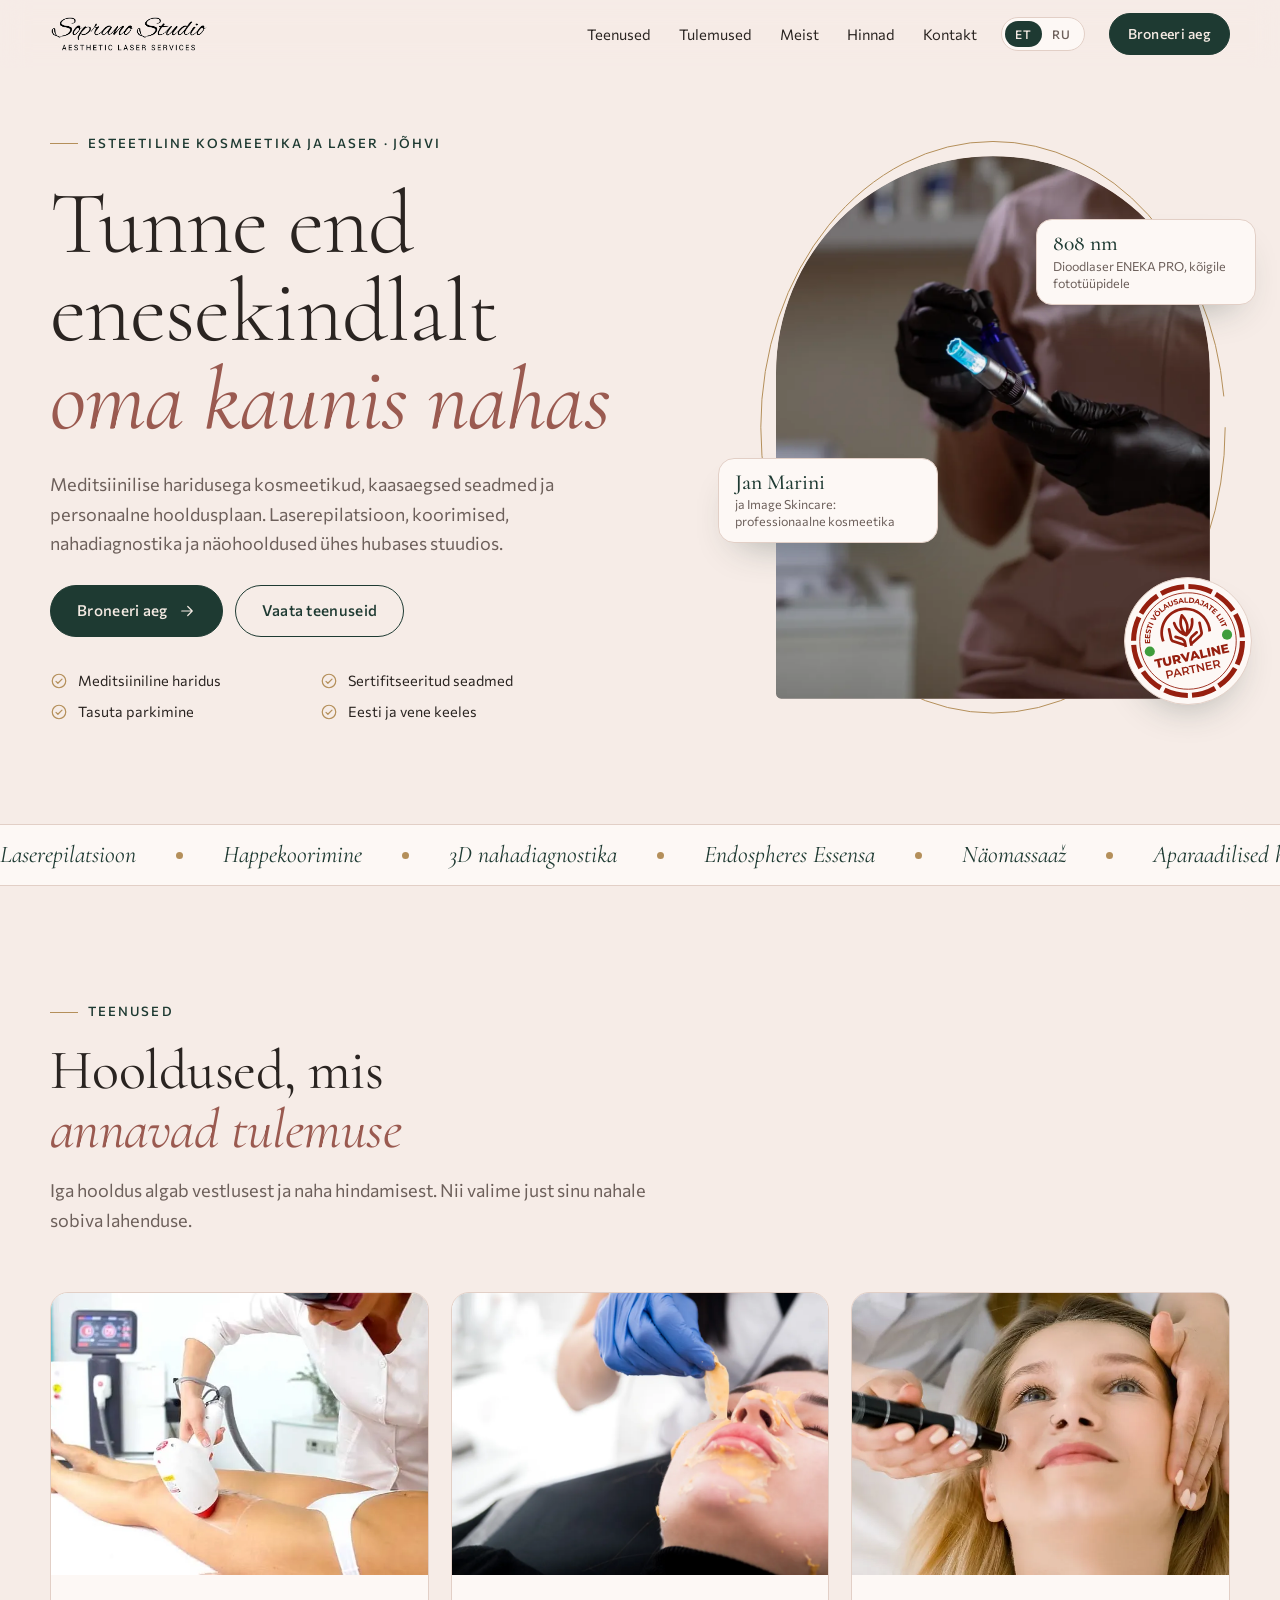
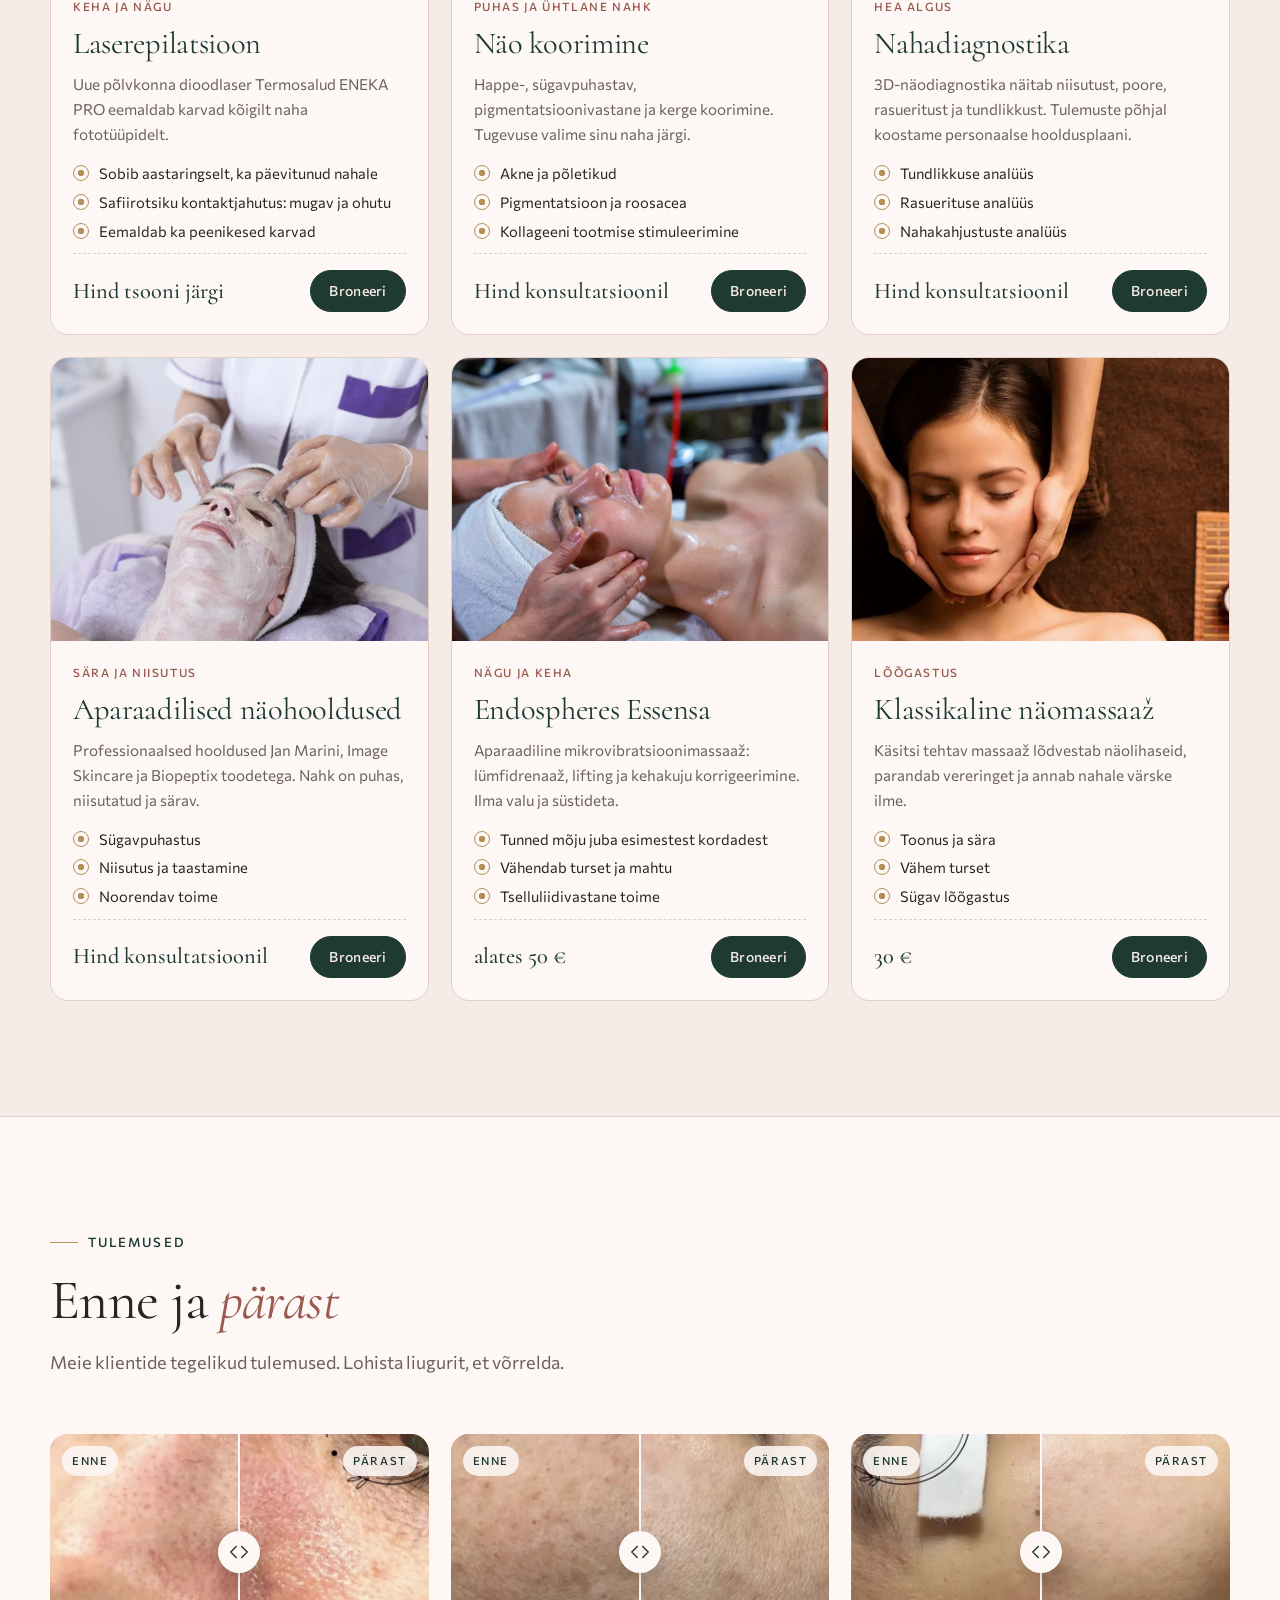
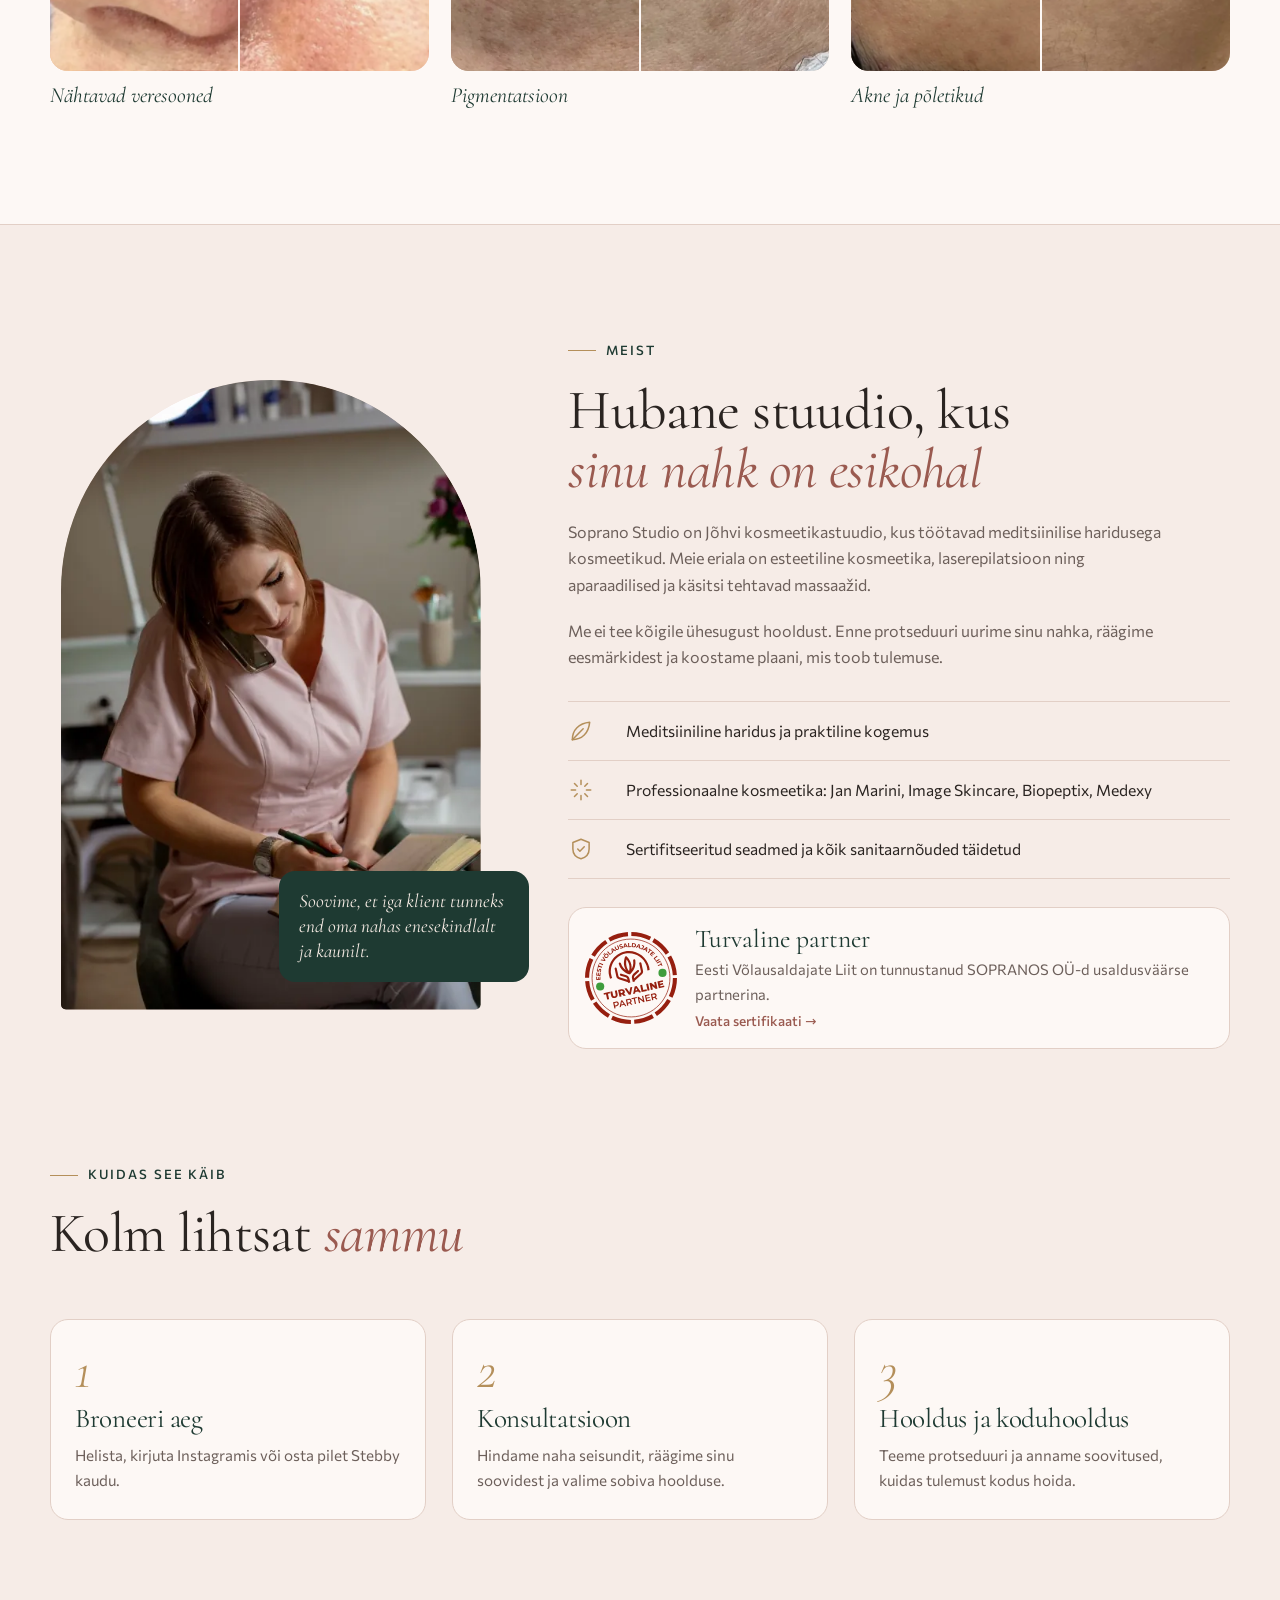
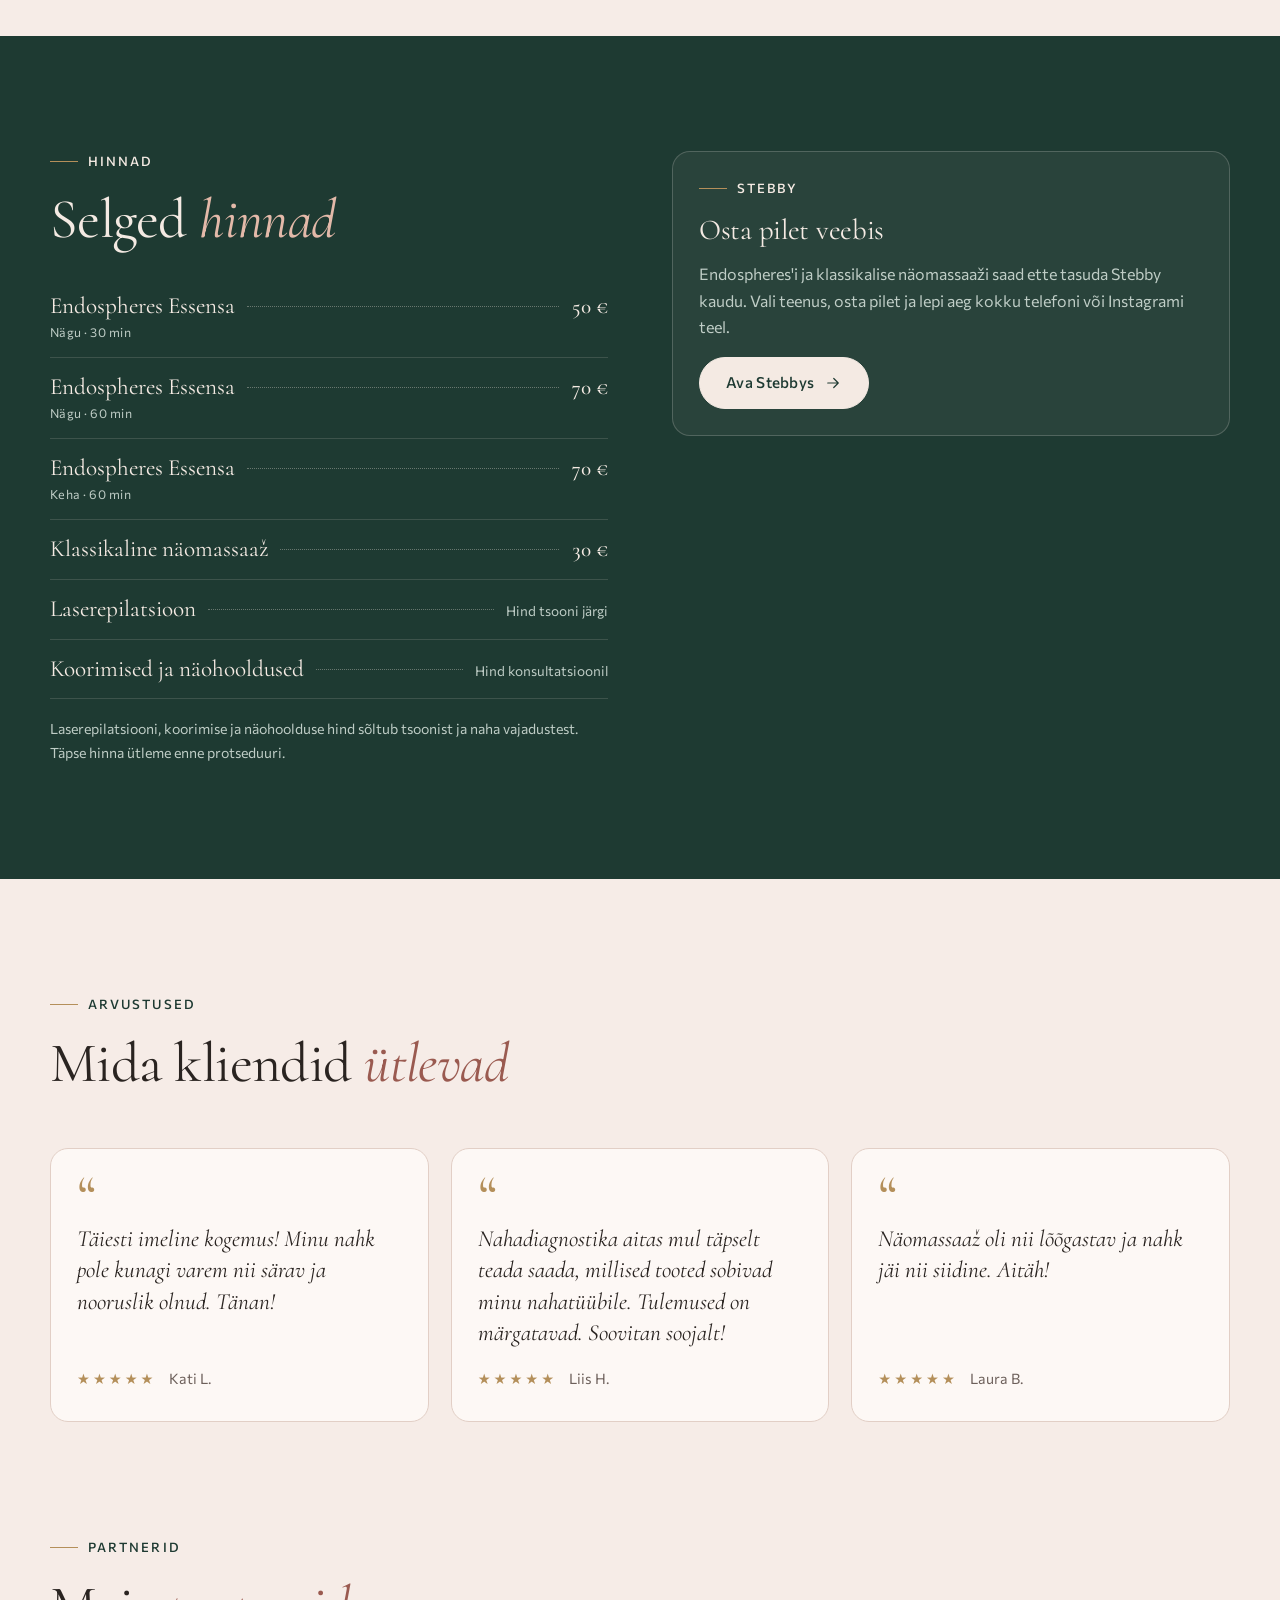
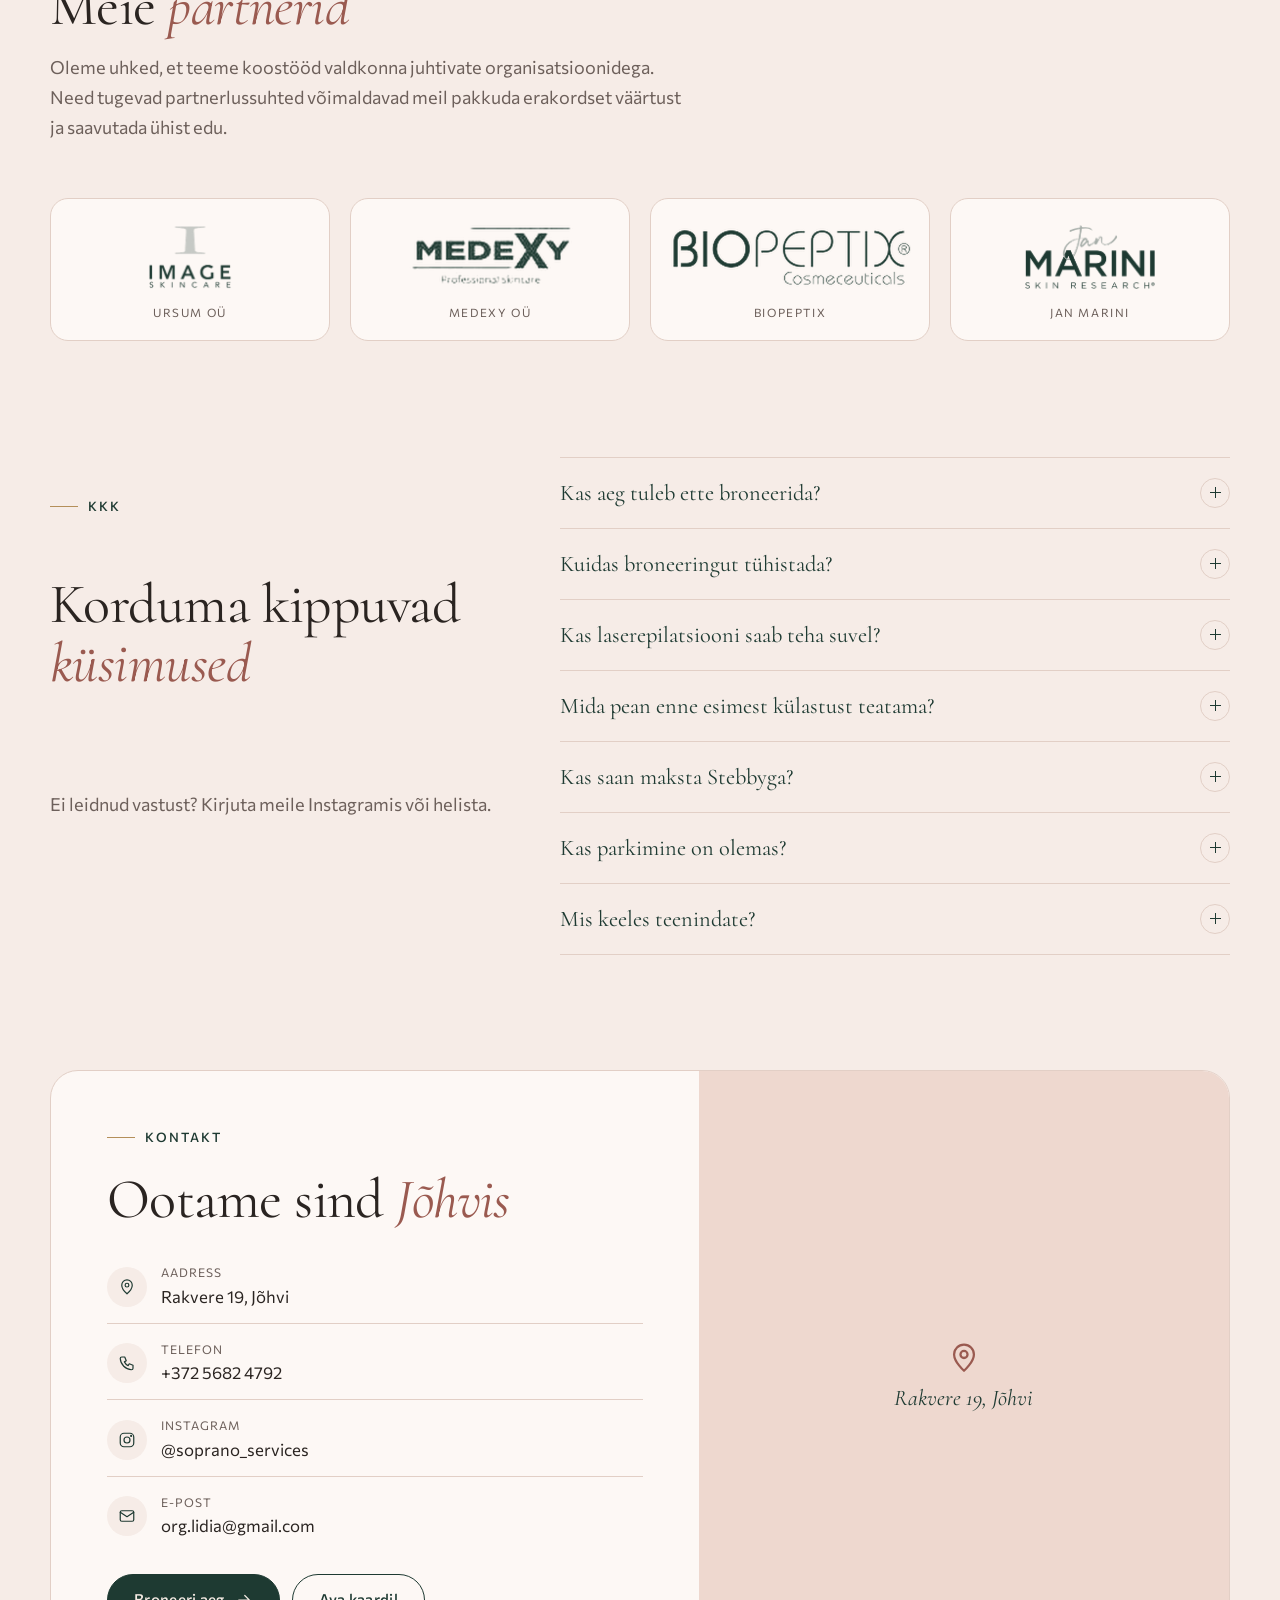
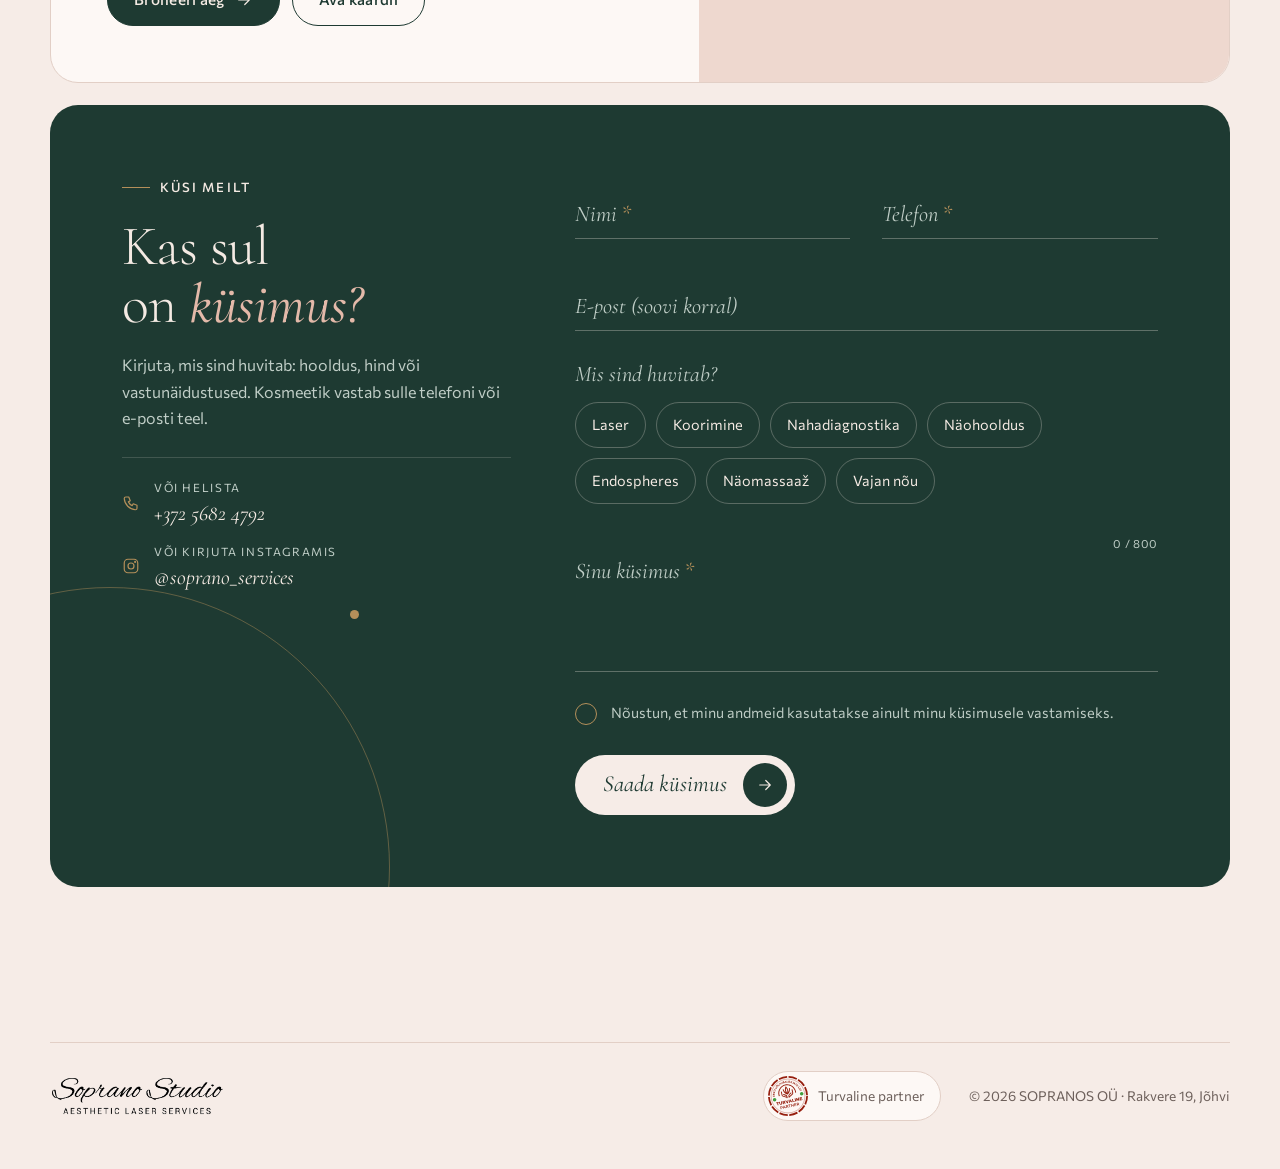
<file: index.html>
<!doctype html>
<html lang="et">
<head>
<meta charset="utf-8">
<meta name="viewport" content="width=device-width, initial-scale=1, viewport-fit=cover">
<title>Soprano Studio Jõhvi</title>
<meta name="description" content="Soprano Studio Jõhvis: laserepilatsioon, näo koorimine, nahadiagnostika, Endospheres ja näohooldused. Meditsiinilise haridusega kosmeetikud. Rakvere 19, Jõhvi.">
<meta property="og:title" content="Soprano Studio — kosmeetika ja laser Jõhvis">
<meta property="og:description" content="Laserepilatsioon, koorimised, nahadiagnostika ja näohooldused. Broneeri aeg: +372 5682 4792.">
<meta property="og:type" content="website">
<meta property="og:url" content="https://olegjak.github.io/sopranos/">
<meta property="og:site_name" content="Soprano Studio">
<meta property="og:locale" content="et_EE">
<meta property="og:image" content="https://olegjak.github.io/sopranos/img/og-image.jpg">
<meta property="og:image:type" content="image/jpeg">
<meta property="og:image:width" content="1200">
<meta property="og:image:height" content="630">
<meta property="og:image:alt" content="Soprano Studio · Aesthetic Laser Services">
<meta name="twitter:card" content="summary_large_image">
<meta name="theme-color" content="#1E3A32">
<link rel="icon" href="img/favicon.png">
<link rel="preconnect" href="https://fonts.googleapis.com">
<link rel="preconnect" href="https://fonts.gstatic.com" crossorigin>
<link rel="stylesheet" href="https://fonts.googleapis.com/css2?family=Cormorant:ital,wght@0,300;0,400;0,500;1,300;1,400;1,500&family=Commissioner:wght@300;400;500;600&display=swap">
<style>
/* Layout: arches and the gold ring from the studio's own logo, on blush paper, with one deep-forest band for prices. */
:root {
  --blush: #F6ECE7;
  --paper: #FDF8F5;
  --petal: #EED8CF;
  --forest: #1E3A32;
  --forest-soft: #2C4F45;
  --gold: #B48F5A;
  --rose: #9A5A50;
  --ink: #2A2421;
  --muted: #6D605B;
  --line: #E2CFC6;
  --on-forest: #F4EAE3;
  --on-forest-muted: #BFCDC6;

  --font-display: "Cormorant", "Cormorant Garamond", Georgia, "Times New Roman", serif;
  --font-body: "Commissioner", "Segoe UI", system-ui, -apple-system, sans-serif;

  --step--1: 0.8125rem;
  --step-0: 1rem;
  --step-1: 1.125rem;
  --step-2: clamp(1.5rem, 1.2rem + 1.2vw, 2rem);
  --step-3: clamp(2.25rem, 1.6rem + 2.8vw, 3.5rem);
  --step-4: clamp(2.75rem, 1.6rem + 5.2vw, 5.6rem);

  --gutter: 16px;
  --radius: 18px;
  --header-h: 60px;
  color-scheme: light;
}
@media (min-width: 720px) { :root { --gutter: 32px; --header-h: 68px; } }

*, *::before, *::after { box-sizing: border-box; }
html { scroll-behavior: smooth; scroll-padding-top: calc(var(--header-h) + 12px); -webkit-text-size-adjust: 100%; }
body {
  margin: 0;
  background: var(--blush);
  color: var(--ink);
  font-family: var(--font-body);
  font-size: var(--step-0);
  font-weight: 400;
  line-height: 1.65;
  -webkit-font-smoothing: antialiased;
  overflow-x: hidden;
}
img { max-width: 100%; display: block; }
a { color: inherit; }
h1, h2, h3 { font-family: var(--font-display); font-weight: 400; line-height: 1.05; margin: 0; text-wrap: balance; letter-spacing: -0.01em; }
h1 em, h2 em { font-style: italic; color: var(--rose); font-weight: 400; }
p { margin: 0; }
:focus-visible { outline: 2px solid var(--rose); outline-offset: 3px; border-radius: 6px; }

.wrap { width: min(1180px, 100% - 2 * var(--gutter)); margin-inline: auto; }
.eyebrow {
  font-size: var(--step--1); font-weight: 500; letter-spacing: 0.16em; text-transform: uppercase;
  color: var(--forest); display: inline-flex; align-items: center; gap: 10px;
}
.eyebrow::before { content: ""; width: 28px; height: 1px; background: var(--gold); }
.section { padding-block: clamp(64px, 9vw, 120px); }
.section-head { display: grid; gap: 18px; max-width: 640px; margin-bottom: clamp(36px, 5vw, 56px); }
.section-head h2 { font-size: var(--step-3); }
.section-head p { color: var(--muted); font-size: var(--step-1); max-width: 56ch; }

/* Buttons */
.btn {
  --bg: var(--forest); --fg: var(--on-forest);
  display: inline-flex; align-items: center; justify-content: center; gap: 10px;
  min-height: 52px; padding: 0 26px; border-radius: 999px; border: 1px solid var(--bg);
  background: var(--bg); color: var(--fg); font: 500 0.95rem/1 var(--font-body); letter-spacing: 0.02em;
  text-decoration: none; cursor: pointer; transition: transform .2s ease, background .2s ease, color .2s ease, border-color .2s ease;
}
.btn:hover { --bg: var(--forest-soft); transform: translateY(-1px); }
.btn svg { width: 18px; height: 18px; flex: none; }
.btn-ghost { --bg: transparent; --fg: var(--forest); border-color: var(--forest); }
.btn-ghost:hover { --bg: var(--forest); --fg: var(--on-forest); }
.btn-small { min-height: 42px; padding: 0 18px; font-size: 0.875rem; }

/* Header */
/* Frosted glass lives on a pseudo-element, so the mobile menu inside the header can blur the page too */
.header {
  position: sticky; top: env(safe-area-inset-top, 0px); z-index: 40;
  border-bottom: 1px solid transparent; transition: border-color .3s ease;
}
.header::before, .mobile-nav {
  background: color-mix(in srgb, var(--blush) 86%, transparent);
  backdrop-filter: saturate(1.4) blur(14px); -webkit-backdrop-filter: saturate(1.4) blur(14px);
}
.header::before { content: ""; position: absolute; inset: 0; z-index: -1; }
.header.scrolled { border-bottom-color: var(--line); }
.header-row { height: var(--header-h); display: flex; align-items: center; gap: 12px; }
@media (min-width: 720px) { .header-row { gap: 24px; } }
.brand { display: flex; align-items: center; text-decoration: none; margin-right: auto; flex: none; }
.logo { height: 28px; width: auto; aspect-ratio: 583 / 133; }
@media (min-width: 720px) { .logo { height: 36px; } }
.nav { display: none; gap: 28px; }
.nav a { text-decoration: none; font-size: 0.92rem; color: var(--ink); position: relative; padding-block: 6px; }
.nav a::after { content: ""; position: absolute; left: 0; right: 0; bottom: 0; height: 1px; background: var(--gold); transform: scaleX(0); transition: transform .25s ease; transform-origin: left; }
.nav a:hover::after { transform: scaleX(1); }
.lang { flex: none; display: inline-flex; border: 1px solid var(--line); border-radius: 999px; padding: 3px; background: var(--paper); }
.lang button {
  border: 0; background: transparent; font: 500 0.75rem/1 var(--font-body); letter-spacing: 0.08em; color: var(--muted);
  padding: 7px 10px; border-radius: 999px; cursor: pointer;
}
.lang button[aria-pressed="true"] { background: var(--forest); color: var(--on-forest); }
.header .btn { display: none; }
.menu-btn { flex: none; display: inline-grid; place-items: center; width: 40px; height: 40px; border-radius: 50%; border: 1px solid var(--line); background: var(--paper); color: var(--forest); cursor: pointer; }
.menu-btn svg { width: 20px; height: 20px; }
.menu-btn .i-close, .menu-btn[aria-expanded="true"] .i-menu { display: none; }
.menu-btn[aria-expanded="true"] .i-close { display: block; }
/* Mobile menu drops over the page from under the header, so the page content never shifts */
.mobile-nav {
  position: absolute; top: 100%; left: 0; right: 0; width: auto; margin: 0; z-index: 1;
  display: grid; gap: 2px; padding: 10px var(--gutter) 22px; max-height: calc(100vh - var(--header-h)); overflow-y: auto;
  border-top: 1px solid var(--line); border-radius: 0 0 24px 24px;
  box-shadow: 0 24px 40px -24px rgba(30, 58, 50, .4);
}
.mobile-nav[hidden] { display: none; }
.mobile-nav a { text-decoration: none; font: 400 1.6rem/1.2 var(--font-display); padding: 11px 0; color: var(--forest); border-bottom: 1px solid var(--line); }
.mobile-nav a:last-child { border-bottom: 0; }
@media (prefers-reduced-motion: no-preference) {
  .mobile-nav:not([hidden]) { animation: drop .3s cubic-bezier(.2,.7,.2,1) both; }
}
@keyframes drop { from { opacity: 0; transform: translateY(-10px); } to { opacity: 1; transform: none; } }
@media (min-width: 980px) {
  .nav { display: flex; }
  .header .btn { display: inline-flex; }
  .menu-btn, .mobile-nav { display: none !important; }
}

/* Hero */
.hero { padding-block: clamp(28px, 5vw, 72px) clamp(56px, 8vw, 104px); }
.hero-grid { display: grid; gap: clamp(36px, 5vw, 64px); align-items: center; }
.hero-copy { display: grid; gap: 26px; min-width: 0; }
.hero h1 { font-size: var(--step-4); font-weight: 300; line-height: 0.98; }
.hero h1 em { display: block; }
.hero-lead { font-size: var(--step-1); color: var(--muted); max-width: 46ch; }
.hero-actions { display: flex; flex-wrap: wrap; gap: 12px; }
.trust { list-style: none; padding: 0; margin: 8px 0 0; display: grid; grid-template-columns: repeat(2, minmax(0, 1fr)); gap: 12px 20px; max-width: 520px; }
.trust li { display: flex; gap: 10px; align-items: flex-start; font-size: 0.9rem; color: var(--ink); line-height: 1.35; }
.trust svg { width: 18px; height: 18px; color: var(--gold); flex: none; margin-top: 1px; }

.hero-visual { position: relative; justify-self: center; width: min(100%, 470px); padding: 18px; }
.ring { position: absolute; inset: 0; width: 100%; height: 100%; color: var(--gold); pointer-events: none; overflow: visible; }
.arch { position: relative; aspect-ratio: 4 / 5; border-radius: 999px 999px 24px 24px; overflow: hidden; background: var(--petal); }
.arch img { width: 100%; height: 100%; object-fit: cover; object-position: 50% 30%; }
.float-chip {
  position: absolute; display: grid; gap: 2px; background: var(--paper); border: 1px solid var(--line);
  border-radius: 16px; padding: 12px 16px; box-shadow: 0 18px 40px -22px rgba(30, 58, 50, .45); max-width: 220px;
}
.float-chip strong { font: 500 1.35rem/1.1 var(--font-display); color: var(--forest); }
.float-chip span { font-size: 0.78rem; color: var(--muted); line-height: 1.35; }
.chip-a { left: -4px; bottom: 30%; }
.hero-seal {
  position: absolute; right: -2px; bottom: 2%; width: 104px; height: 104px; border-radius: 50%; padding: 6px;
  background: var(--paper); border: 1px solid var(--line); box-shadow: 0 18px 40px -22px rgba(30, 58, 50, .45);
  transition: transform .3s ease;
}
.hero-seal img { width: 100%; height: 100%; }
.hero-seal:hover { transform: rotate(-6deg) scale(1.04); }
@media (min-width: 900px) { .hero-seal { width: 128px; height: 128px; right: -24px; } }
.chip-b { right: -4px; top: 14%; }
@media (min-width: 900px) {
  .hero-grid { grid-template-columns: 1.15fr 0.85fr; }
  .chip-a { left: -40px; }
  .chip-b { right: -28px; }
}
@media (prefers-reduced-motion: no-preference) {
  .hero-copy > * { animation: rise .9s cubic-bezier(.2,.7,.2,1) both; }
  .hero-copy > *:nth-child(2) { animation-delay: .08s; }
  .hero-copy > *:nth-child(3) { animation-delay: .16s; }
  .hero-copy > *:nth-child(4) { animation-delay: .24s; }
  .hero-copy > *:nth-child(5) { animation-delay: .32s; }
  .arch { animation: unveil 1.2s cubic-bezier(.2,.7,.2,1) both; }
  .ring circle { stroke-dasharray: 1600; animation: draw 2.4s ease both .2s; }
  .float-chip { animation: rise 1s cubic-bezier(.2,.7,.2,1) both .5s; }
  .hero-seal { animation: rise 1s cubic-bezier(.2,.7,.2,1) backwards .7s; }
}
@keyframes rise { from { opacity: 0; transform: translateY(14px); } to { opacity: 1; transform: none; } }
@keyframes unveil { from { clip-path: inset(100% 0 0 0 round 999px 999px 24px 24px); } to { clip-path: inset(0 0 0 0 round 999px 999px 24px 24px); } }
@keyframes draw { from { stroke-dashoffset: 1600; } to { stroke-dashoffset: 0; } }

/* Marquee */
.marquee { border-block: 1px solid var(--line); background: var(--paper); overflow: hidden; }
.marquee-track { display: flex; width: max-content; gap: 40px; padding-block: 18px; }
.marquee-track span { font: italic 400 1.5rem/1 var(--font-display); color: var(--forest); white-space: nowrap; display: inline-flex; align-items: center; gap: 40px; }
.marquee-track span::after { content: ""; width: 7px; height: 7px; border-radius: 50%; background: var(--gold); }
@media (prefers-reduced-motion: no-preference) { .marquee-track { animation: slide 40s linear infinite; } }
@keyframes slide { to { transform: translateX(-50%); } }

/* Services */
.cards { display: grid; gap: 22px; grid-template-columns: 1fr; }
@media (min-width: 680px) { .cards { grid-template-columns: repeat(2, minmax(0, 1fr)); } }
@media (min-width: 1040px) { .cards { grid-template-columns: repeat(3, minmax(0, 1fr)); } }
.card {
  display: flex; flex-direction: column; background: var(--paper); border: 1px solid var(--line);
  border-radius: var(--radius); overflow: hidden; min-width: 0; transition: transform .3s ease, box-shadow .3s ease;
}
.card:hover { transform: translateY(-3px); box-shadow: 0 26px 50px -34px rgba(30, 58, 50, .5); }
.card-media { aspect-ratio: 4 / 3; overflow: hidden; background: var(--petal); }
.card-media img { width: 100%; height: 100%; object-fit: cover; transition: transform .8s ease; }
.card:hover .card-media img { transform: scale(1.04); }
.card-body { display: flex; flex-direction: column; gap: 12px; padding: 22px 22px 22px; flex: 1; }
.tag { font-size: 0.72rem; letter-spacing: 0.14em; text-transform: uppercase; color: var(--rose); font-weight: 500; }
.card h3 { font-size: 1.9rem; color: var(--forest); }
.card p { color: var(--muted); font-size: 0.95rem; }
.ticks { list-style: none; margin: 4px 0 0; padding: 0; display: grid; gap: 8px; }
.ticks li { display: flex; gap: 10px; font-size: 0.92rem; line-height: 1.4; }
.ticks li::before { content: ""; flex: none; width: 16px; height: 16px; margin-top: 2px; border-radius: 50%; border: 1px solid var(--gold);
  background: radial-gradient(circle, var(--gold) 0 3px, transparent 3.5px); }
.card-foot { margin-top: auto; padding-top: 16px; border-top: 1px dashed var(--line); display: flex; align-items: center; justify-content: space-between; gap: 12px; flex-wrap: wrap; }
.price { font: 500 1.4rem/1.1 var(--font-display); color: var(--forest); }
.price small { display: block; font: 400 0.72rem/1.3 var(--font-body); color: var(--muted); letter-spacing: 0.04em; }

/* Before / after */
.results { background: var(--paper); border-block: 1px solid var(--line); }
.ba-grid { display: grid; gap: 22px; grid-template-columns: 1fr; }
@media (min-width: 860px) { .ba-grid { grid-template-columns: repeat(3, minmax(0, 1fr)); } }
.ba { display: grid; gap: 12px; margin: 0; min-width: 0; }
.ba-frame { --pos: 50%; position: relative; aspect-ratio: 16 / 10; border-radius: var(--radius); overflow: hidden; background: var(--petal); user-select: none; touch-action: pan-y; }
.ba-frame img { position: absolute; inset: 0; width: 100%; height: 100%; object-fit: cover; pointer-events: none; }
.ba-frame .before { clip-path: inset(0 calc(100% - var(--pos)) 0 0); }
.ba-handle { position: absolute; top: 0; bottom: 0; left: var(--pos); width: 2px; background: var(--paper); transform: translateX(-1px); pointer-events: none; }
.ba-handle::after {
  content: ""; position: absolute; top: 50%; left: 50%; width: 42px; height: 42px; transform: translate(-50%, -50%);
  border-radius: 50%; background: var(--paper); box-shadow: 0 6px 18px rgba(0,0,0,.18);
  background-image: url("data:image/svg+xml,%3Csvg xmlns='http://www.w3.org/2000/svg' viewBox='0 0 24 24' fill='none' stroke='%231E3A32' stroke-width='1.6' stroke-linecap='round' stroke-linejoin='round'%3E%3Cpath d='M9 6l-6 6 6 6M15 6l6 6-6 6'/%3E%3C/svg%3E");
  background-size: 22px; background-repeat: no-repeat; background-position: center;
}
.ba-frame input { position: absolute; inset: 0; width: 100%; height: 100%; opacity: 0; cursor: ew-resize; margin: 0; }
.ba-frame:has(input:focus-visible) { outline: 2px solid var(--rose); outline-offset: 3px; }
.ba-label { position: absolute; top: 12px; font-size: 0.7rem; letter-spacing: 0.14em; text-transform: uppercase; font-weight: 500;
  padding: 6px 10px; border-radius: 999px; background: color-mix(in srgb, var(--paper) 88%, transparent); color: var(--forest); pointer-events: none; }
.ba-label.l { left: 12px; } .ba-label.r { right: 12px; }
.ba figcaption { font: italic 400 1.35rem/1.2 var(--font-display); color: var(--forest); }

/* About */
.about-grid { display: grid; gap: clamp(36px, 6vw, 80px); align-items: center; }
@media (min-width: 900px) { .about-grid { grid-template-columns: 0.8fr 1.2fr; } }
.about-visual { position: relative; width: min(100%, 420px); justify-self: center; }
.about-visual .arch { aspect-ratio: 2 / 3; }
.about-quote {
  position: absolute; right: -8px; bottom: 28px; max-width: 250px; background: var(--forest); color: var(--on-forest);
  padding: 18px 20px; border-radius: 16px; font: italic 400 1.2rem/1.3 var(--font-display);
}
@media (min-width: 900px) { .about-quote { right: -48px; } }
.about-copy { display: grid; gap: 20px; min-width: 0; }
.about-copy h2 { font-size: var(--step-3); }
.about-copy p { color: var(--muted); max-width: 60ch; }
.values { list-style: none; padding: 0; margin: 10px 0 0; display: grid; gap: 0; border-top: 1px solid var(--line); }
.values li { display: grid; grid-template-columns: 44px 1fr; gap: 14px; align-items: center; padding: 16px 0; border-bottom: 1px solid var(--line); font-size: 0.98rem; }
.values svg { width: 26px; height: 26px; color: var(--gold); }

.award {
  display: grid; grid-template-columns: auto minmax(0, 1fr); gap: 18px; align-items: center; margin-top: 8px;
  padding: 16px 20px 16px 16px; border-radius: var(--radius); border: 1px solid var(--line); background: var(--paper);
  text-decoration: none; color: var(--ink); transition: border-color .25s ease, transform .25s ease;
}
.award:hover { border-color: var(--gold); transform: translateY(-2px); }
.award img { width: 92px; height: 92px; }
.award strong { display: block; font: 400 1.6rem/1.15 var(--font-display); color: var(--forest); }
.award .txt { display: grid; gap: 4px; font-size: 0.92rem; color: var(--muted); }
.award em { font-style: normal; font-size: 0.85rem; color: var(--rose); font-weight: 500; }

/* Steps */
.steps { list-style: none; padding: 0; margin: 0; display: grid; gap: 18px; counter-reset: step; }
@media (min-width: 820px) { .steps { grid-template-columns: repeat(3, minmax(0, 1fr)); gap: 26px; } }
.steps li { counter-increment: step; display: grid; gap: 10px; padding: 26px 24px; border-radius: var(--radius); border: 1px solid var(--line); background: var(--paper); align-content: start; }
.steps li::before { content: counter(step); font: italic 300 3.4rem/0.9 var(--font-display); color: var(--gold); }
.steps h3 { font-size: 1.7rem; color: var(--forest); }
.steps p { color: var(--muted); font-size: 0.95rem; }

/* Prices band */
.prices { background: var(--forest); color: var(--on-forest); }
.prices .eyebrow { color: var(--on-forest); }
.prices .section-head p { color: var(--on-forest-muted); }
.prices h2 em { color: #E3B9A9; }
.price-grid { display: grid; gap: clamp(36px, 5vw, 64px); align-items: start; }
@media (min-width: 920px) { .price-grid { grid-template-columns: 1fr 1fr; } }
.price-list { list-style: none; margin: 0; padding: 0; display: grid; }
.price-list li { display: grid; grid-template-columns: minmax(0, auto) 1fr auto; align-items: baseline; gap: 12px; padding: 16px 0; border-bottom: 1px solid rgba(244, 234, 227, .14); }
.price-list .name { font: 400 1.45rem/1.15 var(--font-display); min-width: 0; }
.price-list .name small { display: block; font: 400 0.78rem/1.4 var(--font-body); color: var(--on-forest-muted); letter-spacing: 0.04em; margin-top: 4px; }
.price-list .dots { border-bottom: 1px dotted rgba(244, 234, 227, .35); transform: translateY(-6px); }
.price-list .val { font: 500 1.3rem/1 var(--font-display); white-space: nowrap; font-variant-numeric: tabular-nums; }
.price-list .val.soft { font: 400 0.85rem/1.3 var(--font-body); color: var(--on-forest-muted); }
.stebby { display: grid; gap: 16px; padding: 26px; border-radius: var(--radius); border: 1px solid rgba(244, 234, 227, .2); background: rgba(244, 234, 227, .05); }
.stebby h3 { font-size: 1.8rem; }
.stebby p { color: var(--on-forest-muted); }
.stebby .btn { --bg: var(--on-forest); --fg: var(--forest); justify-self: start; }
.stebby .btn:hover { --bg: #fff; }
.price-note { font-size: 0.88rem; color: var(--on-forest-muted); margin-top: 18px; max-width: 60ch; }

/* Reviews */
.reviews { display: grid; gap: 22px; grid-template-columns: 1fr; }
@media (min-width: 860px) { .reviews { grid-template-columns: repeat(3, minmax(0, 1fr)); } }
.review { margin: 0; display: grid; gap: 18px; align-content: space-between; padding: 30px 26px; border-radius: var(--radius); background: var(--paper); border: 1px solid var(--line); }
.review blockquote { margin: 0; font: italic 400 1.45rem/1.35 var(--font-display); color: var(--ink); }
.review blockquote::before { content: "“"; display: block; font: 400 3.6rem/0.6 var(--font-display); color: var(--gold); margin-bottom: 10px; }
.review figcaption { display: flex; align-items: center; gap: 12px; font-size: 0.9rem; color: var(--muted); }
.stars { color: var(--gold); letter-spacing: 3px; font-size: 0.9rem; }

/* Partners: one row of brand marks recoloured in forest ink */
.partners-grid { display: grid; grid-template-columns: repeat(2, minmax(0, 1fr)); gap: 14px; }
@media (min-width: 860px) { .partners-grid { grid-template-columns: repeat(4, minmax(0, 1fr)); gap: 20px; } }
.partner {
  display: grid; grid-template-rows: 1fr auto; gap: 14px; justify-items: center; align-items: center; min-width: 0;
  padding: 26px 18px 18px; border-radius: var(--radius); border: 1px solid var(--line); background: var(--paper);
  text-decoration: none; color: var(--muted); transition: border-color .25s ease, transform .25s ease;
}
a.partner:hover { border-color: var(--gold); transform: translateY(-2px); }
.partner img { height: 64px; width: auto; max-width: 100%; object-fit: contain; }
.partner span { font-size: 0.72rem; letter-spacing: 0.14em; text-transform: uppercase; text-align: center; }

/* FAQ */
.faq-grid { display: grid; gap: clamp(28px, 5vw, 64px); }
@media (min-width: 920px) { .faq-grid { grid-template-columns: 0.8fr 1.2fr; } }
.faq { border-top: 1px solid var(--line); }
.faq details { border-bottom: 1px solid var(--line); }
.faq summary {
  list-style: none; cursor: pointer; display: flex; justify-content: space-between; align-items: center; gap: 18px;
  padding: 20px 0; font: 400 1.4rem/1.25 var(--font-display); color: var(--forest);
}
.faq summary::-webkit-details-marker { display: none; }
.faq summary::after { content: ""; flex: none; width: 30px; height: 30px; border-radius: 50%; border: 1px solid var(--line);
  background: linear-gradient(var(--forest), var(--forest)) center / 11px 1px no-repeat, linear-gradient(var(--forest), var(--forest)) center / 1px 11px no-repeat;
  transition: transform .25s ease; }
.faq details[open] summary::after { transform: rotate(45deg); }
.faq details p { padding: 0 44px 22px 0; color: var(--muted); }

/* Contact */
.contact-card { display: grid; gap: 0; border-radius: 28px; overflow: hidden; background: var(--paper); border: 1px solid var(--line); }
@media (min-width: 900px) { .contact-card { grid-template-columns: 1.1fr 0.9fr; } }
.contact-main { padding: clamp(28px, 5vw, 56px); display: grid; gap: 22px; align-content: start; min-width: 0; }
.contact-main h2 { font-size: var(--step-3); }
.contact-list { list-style: none; padding: 0; margin: 0; display: grid; gap: 4px; }
.contact-list li { display: grid; grid-template-columns: 40px minmax(0, 1fr); gap: 14px; align-items: center; padding: 12px 0; border-bottom: 1px solid var(--line); }
.contact-list li:last-child { border-bottom: 0; }
.contact-list .ic { width: 40px; height: 40px; border-radius: 50%; display: grid; place-items: center; background: var(--blush); color: var(--forest); }
.contact-list .ic svg { width: 18px; height: 18px; }
.contact-list small { display: block; font-size: 0.75rem; letter-spacing: 0.08em; text-transform: uppercase; color: var(--muted); }
.contact-list a, .contact-list span.v { text-decoration: none; font-size: 1.05rem; color: var(--ink); overflow-wrap: anywhere; }
.contact-list a:hover { color: var(--rose); }
.contact-actions { display: flex; flex-wrap: wrap; gap: 12px; }
.contact-map { position: relative; min-height: 360px; background: var(--petal); }
.contact-map iframe { position: absolute; inset: 0; width: 100%; height: 100%; border: 0; }
.map-fallback { position: absolute; inset: 0; display: grid; place-content: center; justify-items: center; gap: 10px; text-decoration: none; color: var(--forest); font: italic 400 1.4rem/1.2 var(--font-display); }
.map-fallback svg { width: 34px; height: 34px; color: var(--rose); }

/* Question form: hairline fields with floating serif labels and service chips, on the forest band */
.ask { position: relative; overflow: hidden; margin-top: 22px; display: grid; gap: clamp(32px, 5vw, 72px); padding: clamp(32px, 6vw, 72px) clamp(22px, 6vw, 72px); border-radius: 28px; background: var(--forest); color: var(--on-forest); isolation: isolate; }
.ask::before { content: ""; position: absolute; z-index: -1; width: 560px; height: 560px; left: -220px; bottom: -260px; border-radius: 50%; border: 1px solid rgba(180, 143, 90, .45); }
.ask::after { content: ""; position: absolute; z-index: -1; width: 9px; height: 9px; left: 300px; bottom: 268px; border-radius: 50%; background: var(--gold); }
.ask::before, .ask::after { display: none; }
@media (min-width: 900px) { .ask { grid-template-columns: 0.8fr 1.2fr; } .ask::before, .ask::after { display: block; } }
.ask-intro { display: grid; gap: 18px; align-content: start; min-width: 0; }
.ask-intro .eyebrow { color: var(--on-forest); }
.ask-intro h2 { font-size: var(--step-3); font-weight: 300; }
.ask-intro h2 em { color: #E3B9A9; }
.ask-intro p { color: var(--on-forest-muted); max-width: 40ch; }
.ask-alt { list-style: none; padding: 20px 0 0; margin: 8px 0 0; display: grid; gap: 14px; border-top: 1px solid rgba(244, 234, 227, .16); }
.ask-alt small { display: block; font-size: 0.72rem; letter-spacing: 0.14em; text-transform: uppercase; color: var(--on-forest-muted); margin-bottom: 4px; }
.ask-alt li { display: flex; gap: 14px; align-items: center; }
.ask-alt svg { width: 18px; height: 18px; color: var(--gold); flex: none; }
.ask-alt a { color: var(--on-forest); text-decoration: none; font: italic 400 1.35rem/1.2 var(--font-display); }
.ask-alt a:hover { color: #E3B9A9; }

.ask-form { display: grid; gap: 30px 32px; grid-template-columns: 1fr; min-width: 0; align-content: start; }
@media (min-width: 600px) { .ask-form { grid-template-columns: 1fr 1fr; } .ask-form .wide { grid-column: 1 / -1; } }
.field { position: relative; min-width: 0; padding-top: 18px; }
.field input, .field textarea {
  width: 100%; display: block; font: 400 1.05rem/1.5 var(--font-body); color: var(--on-forest); background: transparent;
  border: 0; border-bottom: 1px solid rgba(244, 234, 227, .3); border-radius: 0; padding: 8px 0 10px; outline: none;
}
.field textarea { resize: none; min-height: 112px; }
.field label {
  position: absolute; left: 0; top: 24px; pointer-events: none; transform-origin: left top; white-space: nowrap;
  font: italic 400 1.4rem/1.2 var(--font-display); color: var(--on-forest-muted); transition: transform .25s ease, color .25s ease;
}
.field input:focus + label, .field input:not(:placeholder-shown) + label,
.field textarea:focus + label, .field textarea:not(:placeholder-shown) + label { transform: translateY(-26px) scale(.72); color: #E3B9A9; }
.field .line { position: absolute; left: 0; right: 0; bottom: 0; height: 1px; background: var(--gold); transform: scaleX(0); transform-origin: left; transition: transform .35s ease; }
.field input:focus ~ .line, .field textarea:focus ~ .line { transform: scaleX(1); }
.field.invalid input, .field.invalid textarea { border-bottom-color: #E3B9A9; }
.field.invalid label { color: #E3B9A9; }
.req { color: var(--gold); font-style: normal; }
.count { position: absolute; right: 0; top: 0; font-size: 0.72rem; letter-spacing: .06em; color: var(--on-forest-muted); font-variant-numeric: tabular-nums; }

.chips-field { border: 0; padding: 0; margin: 0; min-width: 0; }
.chips-field legend { padding: 0; margin-bottom: 14px; font: italic 400 1.4rem/1.2 var(--font-display); color: var(--on-forest-muted); }
.chips { display: flex; flex-wrap: wrap; gap: 10px; }
.chip { position: relative; }
.chip input { position: absolute; opacity: 0; inset: 0; margin: 0; cursor: pointer; }
.chip span { display: inline-flex; align-items: center; gap: 8px; padding: 10px 16px; border-radius: 999px; border: 1px solid rgba(244, 234, 227, .28); font-size: 0.9rem; color: var(--on-forest); transition: background .2s ease, color .2s ease, border-color .2s ease; }
.chip span::before { content: ""; width: 6px; height: 6px; border-radius: 50%; background: var(--gold); display: none; }
.chip:hover span { border-color: var(--gold); }
.chip input:checked + span { background: var(--blush); color: var(--forest); border-color: var(--blush); }
.chip input:checked + span::before { display: block; }
.chip input:focus-visible + span { outline: 2px solid #E3B9A9; outline-offset: 2px; }

.hp { position: absolute; left: -9999px; width: 1px; height: 1px; opacity: 0; }
.consent { position: relative; display: flex; gap: 14px; align-items: flex-start; font-size: 0.9rem; color: var(--on-forest-muted); cursor: pointer; line-height: 1.5; }
.consent input { position: absolute; opacity: 0; width: 22px; height: 22px; margin: 0; }
.consent .box { flex: none; width: 22px; height: 22px; border-radius: 50%; border: 1px solid var(--gold); display: grid; place-items: center; margin-top: 1px; transition: background .2s ease; }
.consent .box svg { width: 13px; height: 13px; color: var(--forest); opacity: 0; transform: scale(.5); transition: .2s ease; }
.consent input:checked + .box { background: var(--gold); }
.consent input:checked + .box svg { opacity: 1; transform: none; }
.consent input:focus-visible + .box { outline: 2px solid #E3B9A9; outline-offset: 3px; }
.consent.invalid { color: #E3B9A9; }
.consent.invalid .box { border-color: #E3B9A9; }

.form-foot { display: flex; flex-wrap: wrap; gap: 16px 24px; align-items: center; }
.send {
  display: inline-flex; align-items: center; gap: 16px; padding: 8px 8px 8px 28px; min-height: 60px; border-radius: 999px; border: 0; cursor: pointer;
  background: var(--blush); color: var(--forest); font: italic 400 1.45rem/1 var(--font-display); transition: background .2s ease;
}
.send .arr { width: 44px; height: 44px; border-radius: 50%; display: grid; place-items: center; background: var(--forest); color: var(--on-forest); transition: transform .3s ease; }
.send .arr svg { width: 18px; height: 18px; }
.send:hover { background: #fff; }
.send:hover .arr { transform: rotate(-45deg); }
.send[disabled] { opacity: .65; cursor: progress; }
.form-status { font-size: 0.92rem; color: var(--on-forest); min-width: 0; flex: 1 1 220px; }
.form-status.err { color: #E3B9A9; }
.form-done { display: grid; gap: 14px; align-content: center; justify-items: start; padding: clamp(28px, 4vw, 44px); border-radius: 22px; border: 1px solid rgba(180, 143, 90, .5); }
.form-done .seal { width: 56px; height: 56px; border-radius: 50%; border: 1px solid var(--gold); display: grid; place-items: center; color: var(--gold); }
.form-done .seal svg { width: 26px; height: 26px; }
.form-done h3 { font-size: 2.4rem; font-weight: 300; }
.form-done p { color: var(--on-forest-muted); max-width: 44ch; }

/* Footer */
.footer { padding-block: 40px 48px; font-size: 0.85rem; color: var(--muted); }
.footer-row { display: flex; flex-wrap: wrap; gap: 14px 28px; align-items: center; justify-content: space-between; border-top: 1px solid var(--line); padding-top: 28px; }
.footer .logo { height: 40px; }
.footer a { text-decoration: none; }
.footer a:hover { color: var(--rose); }
.badge { display: inline-flex; align-items: center; gap: 10px; padding: 4px 16px 4px 4px; border: 1px solid var(--line); border-radius: 999px; background: var(--paper); }
.badge img { width: 40px; height: 40px; }

/* Mobile booking bar */
/* Back to top */
.to-top {
  position: fixed; right: var(--gutter); bottom: calc(24px + env(safe-area-inset-bottom, 0px)); z-index: 44;
  width: 50px; height: 50px; border-radius: 50%; display: grid; place-items: center; cursor: pointer;
  background: color-mix(in srgb, var(--paper) 90%, transparent); color: var(--forest); border: 1px solid var(--gold);
  backdrop-filter: blur(10px); -webkit-backdrop-filter: blur(10px); box-shadow: 0 14px 30px -18px rgba(30, 58, 50, .55);
  opacity: 0; transform: translateY(12px); pointer-events: none; transition: opacity .3s ease, transform .3s ease, background .2s ease, color .2s ease;
}
.to-top svg { width: 20px; height: 20px; transform: rotate(-90deg); }
.to-top.show { opacity: 1; transform: none; pointer-events: auto; }
@media (hover: hover) and (pointer: fine) { .to-top:hover { background: var(--forest); color: var(--on-forest); } }
.to-top:active, .to-top.pressed { background: var(--forest); color: var(--on-forest); transform: scale(.94); }
@media (max-width: 979px) { .to-top { bottom: calc(86px + env(safe-area-inset-bottom, 0px)); width: 46px; height: 46px; } }

.mbar {
  position: fixed; left: 0; right: 0; bottom: 0; z-index: 45; display: flex; gap: 10px; align-items: center;
  padding: 10px var(--gutter) calc(10px + env(safe-area-inset-bottom, 0px));
  background: color-mix(in srgb, var(--paper) 92%, transparent); backdrop-filter: blur(14px); -webkit-backdrop-filter: blur(14px);
  border-top: 1px solid var(--line); transform: translateY(110%); transition: transform .35s ease;
}
.mbar.show { transform: none; }
.mbar .btn { flex: 1; }
.mbar .round { width: 52px; height: 52px; flex: none; border-radius: 50%; display: grid; place-items: center; border: 1px solid var(--forest); color: var(--forest); text-decoration: none; background: transparent; }
.mbar .round svg { width: 20px; height: 20px; }
@media (min-width: 980px) { .mbar { display: none; } }
@media (max-width: 979px) { .footer { padding-bottom: 110px; } }

/* Booking dialog */
.sheet {
  border: 0; padding: 0; margin: auto auto 0; width: 100%; max-width: 100%; max-height: 92vh; border-radius: 26px 26px 0 0;
  background: var(--paper); color: var(--ink); box-shadow: 0 -20px 60px rgba(30, 58, 50, .25);
}
.sheet::backdrop { background: rgba(30, 40, 36, .45); backdrop-filter: blur(3px); }
@media (min-width: 640px) { .sheet { margin: auto; max-width: 480px; border-radius: 26px; } }
@media (prefers-reduced-motion: no-preference) { .sheet[open] { animation: rise .35s ease both; } }
.sheet-inner { padding: 26px 22px calc(22px + env(safe-area-inset-bottom, 0px)); display: grid; gap: 18px; }
.sheet-top { display: flex; justify-content: space-between; align-items: start; gap: 12px; }
.sheet h2 { font-size: 2.2rem; color: var(--forest); }
.sheet-service { font-size: 0.85rem; color: var(--rose); margin-top: 6px; }
.sheet-service[hidden] { display: none; }
.x { width: 40px; height: 40px; flex: none; border-radius: 50%; border: 1px solid var(--line); background: transparent; cursor: pointer; display: grid; place-items: center; color: var(--forest); }
.x svg { width: 18px; height: 18px; }
.opts { display: grid; gap: 10px; }
.opt { display: grid; grid-template-columns: 46px minmax(0, 1fr) auto; gap: 14px; align-items: center; padding: 14px; border-radius: 16px; border: 1px solid var(--line); text-decoration: none; color: var(--ink); background: var(--blush); transition: border-color .2s ease, background .2s ease; }
.opt:hover { border-color: var(--gold); background: var(--paper); }
.opt .ic { width: 46px; height: 46px; border-radius: 50%; display: grid; place-items: center; background: var(--forest); color: var(--on-forest); }
.opt .ic svg { width: 20px; height: 20px; }
.opt strong { display: block; font-weight: 500; }
.opt span.d { display: block; font-size: 0.85rem; color: var(--muted); overflow-wrap: anywhere; }
.opt .go { width: 18px; height: 18px; color: var(--muted); }
.copy { border: 1px solid var(--line); background: var(--paper); color: var(--forest); border-radius: 999px; padding: 8px 12px; font: 500 0.75rem/1 var(--font-body); cursor: pointer; }
.sheet-note { font-size: 0.82rem; color: var(--muted); text-align: center; }
</style>
</head>
<body>

<svg width="0" height="0" style="position:absolute" aria-hidden="true">
  <symbol id="i-phone" viewBox="0 0 24 24" fill="none" stroke="currentColor" stroke-width="1.6" stroke-linecap="round" stroke-linejoin="round"><path d="M5 4h4l2 5-2.5 1.5a11 11 0 0 0 5 5L15 13l5 2v4a2 2 0 0 1-2 2A16 16 0 0 1 3 6a2 2 0 0 1 2-2"/></symbol>
  <symbol id="i-insta" viewBox="0 0 24 24" fill="none" stroke="currentColor" stroke-width="1.6" stroke-linecap="round" stroke-linejoin="round"><rect x="3" y="3" width="18" height="18" rx="5"/><circle cx="12" cy="12" r="4"/><circle cx="17.5" cy="6.5" r=".6" fill="currentColor"/></symbol>
  <symbol id="i-mail" viewBox="0 0 24 24" fill="none" stroke="currentColor" stroke-width="1.6" stroke-linecap="round" stroke-linejoin="round"><rect x="3" y="5" width="18" height="14" rx="2"/><path d="m3 7 9 6 9-6"/></symbol>
  <symbol id="i-pin" viewBox="0 0 24 24" fill="none" stroke="currentColor" stroke-width="1.6" stroke-linecap="round" stroke-linejoin="round"><path d="M12 21s-7-6.2-7-11.5A7 7 0 0 1 19 9.5C19 14.8 12 21 12 21z"/><circle cx="12" cy="9.5" r="2.5"/></symbol>
  <symbol id="i-ticket" viewBox="0 0 24 24" fill="none" stroke="currentColor" stroke-width="1.6" stroke-linecap="round" stroke-linejoin="round"><path d="M3 8a2 2 0 0 0 2-2h14a2 2 0 0 0 2 2v2a2 2 0 0 0 0 4v2a2 2 0 0 0-2 2H5a2 2 0 0 0-2-2v-2a2 2 0 0 0 0-4z"/><path d="M14 6v12" stroke-dasharray="2 2"/></symbol>
  <symbol id="i-arrow" viewBox="0 0 24 24" fill="none" stroke="currentColor" stroke-width="1.6" stroke-linecap="round" stroke-linejoin="round"><path d="M5 12h14M13 6l6 6-6 6"/></symbol>
  <symbol id="i-check" viewBox="0 0 24 24" fill="none" stroke="currentColor" stroke-width="1.6" stroke-linecap="round" stroke-linejoin="round"><circle cx="12" cy="12" r="9"/><path d="m8 12.5 2.5 2.5L16 9.5"/></symbol>
  <symbol id="i-leaf" viewBox="0 0 24 24" fill="none" stroke="currentColor" stroke-width="1.4" stroke-linecap="round" stroke-linejoin="round"><path d="M4 20C4 11 10 5 20 4c-1 10-7 16-16 16z"/><path d="M4 20 14 10"/></symbol>
  <symbol id="i-shield" viewBox="0 0 24 24" fill="none" stroke="currentColor" stroke-width="1.4" stroke-linecap="round" stroke-linejoin="round"><path d="M12 3 4.5 6v6c0 4.5 3.2 7.8 7.5 9 4.3-1.2 7.5-4.5 7.5-9V6z"/><path d="m9 12 2 2 4-4"/></symbol>
  <symbol id="i-spark" viewBox="0 0 24 24" fill="none" stroke="currentColor" stroke-width="1.4" stroke-linecap="round" stroke-linejoin="round"><path d="M12 3v4M12 17v4M3 12h4M17 12h4M6 6l2.5 2.5M15.5 15.5 18 18M18 6l-2.5 2.5M8.5 15.5 6 18"/></symbol>
  <symbol id="i-menu" viewBox="0 0 24 24" fill="none" stroke="currentColor" stroke-width="1.6" stroke-linecap="round"><path d="M4 8h16M4 16h16"/></symbol>
  <symbol id="i-close" viewBox="0 0 24 24" fill="none" stroke="currentColor" stroke-width="1.6" stroke-linecap="round"><path d="M6 6l12 12M18 6 6 18"/></symbol>
</svg>

<header class="header" id="top">
  <div class="wrap header-row">
    <a class="brand" href="#top" aria-label="Soprano Studio">
      <img class="logo" src="img/logo-text.png" alt="Soprano Studio · Aesthetic Laser Services" width="583" height="133">
    </a>
    <nav class="nav" aria-label="Menüü">
      <a href="#teenused" data-i18n="nav.services">Teenused</a>
      <a href="#tulemused" data-i18n="nav.results">Tulemused</a>
      <a href="#meist" data-i18n="nav.about">Meist</a>
      <a href="#hinnad" data-i18n="nav.prices">Hinnad</a>
      <a href="#kontakt" data-i18n="nav.contact">Kontakt</a>
    </nav>
    <div class="lang" role="group" aria-label="Keel / Язык">
      <button type="button" data-lang="et" aria-pressed="true">ET</button>
      <button type="button" data-lang="ru" aria-pressed="false">RU</button>
    </div>
    <button class="btn btn-small" type="button" data-book data-i18n="cta.book">Broneeri aeg</button>
    <button class="menu-btn" type="button" aria-expanded="false" aria-controls="mobile-nav" aria-label="Menüü"><svg class="i-menu"><use href="#i-menu"/></svg><svg class="i-close"><use href="#i-close"/></svg></button>
  </div>
  <nav class="wrap mobile-nav" id="mobile-nav" hidden>
    <a href="#teenused" data-i18n="nav.services">Teenused</a>
    <a href="#tulemused" data-i18n="nav.results">Tulemused</a>
    <a href="#meist" data-i18n="nav.about">Meist</a>
    <a href="#hinnad" data-i18n="nav.prices">Hinnad</a>
    <a href="#kkk" data-i18n="nav.faq">KKK</a>
    <a href="#kontakt" data-i18n="nav.contact">Kontakt</a>
  </nav>
</header>

<main>
  <section class="hero">
    <div class="wrap hero-grid">
      <div class="hero-copy">
        <span class="eyebrow" data-i18n="hero.eyebrow">Esteetiline kosmeetika ja laser · Jõhvi</span>
        <h1 data-i18n-html="hero.title">Tunne end enesekindlalt <em>oma kaunis nahas</em></h1>
        <p class="hero-lead" data-i18n="hero.lead">Meditsiinilise haridusega kosmeetikud, kaasaegsed seadmed ja personaalne hooldusplaan. Laserepilatsioon, koorimised, nahadiagnostika ja näohooldused ühes hubases stuudios.</p>
        <div class="hero-actions">
          <button class="btn" type="button" data-book><span data-i18n="cta.book">Broneeri aeg</span><svg><use href="#i-arrow"/></svg></button>
          <a class="btn btn-ghost" href="#teenused" data-i18n="cta.services">Vaata teenuseid</a>
        </div>
        <ul class="trust">
          <li><svg><use href="#i-check"/></svg><span data-i18n="trust.1">Meditsiiniline haridus</span></li>
          <li><svg><use href="#i-check"/></svg><span data-i18n="trust.2">Sertifitseeritud seadmed</span></li>
          <li><svg><use href="#i-check"/></svg><span data-i18n="trust.3">Tasuta parkimine</span></li>
          <li><svg><use href="#i-check"/></svg><span data-i18n="trust.4">Eesti ja vene keeles</span></li>
        </ul>
      </div>
      <div class="hero-visual">
        <svg class="ring" viewBox="0 0 100 100" preserveAspectRatio="none" aria-hidden="true">
          <circle cx="50" cy="50" r="49.4" fill="none" stroke="currentColor" stroke-width=".25" vector-effect="non-scaling-stroke" style="stroke-width:1px"/>
          <circle cx="93" cy="26" r="1.1" fill="currentColor"/>
          <circle cx="6" cy="76" r="1.1" fill="currentColor"/>
        </svg>
        <div class="arch"><img src="img/hero.webp" alt="Kosmeetik Soprano Studios hoolduseks valmistumas" width="1000" height="1191" fetchpriority="high"></div>
        <div class="float-chip chip-b"><strong>808 nm</strong><span data-i18n="chip.laser">Dioodlaser ENEKA PRO, kõigile fototüüpidele</span></div>
        <div class="float-chip chip-a"><strong>Jan Marini</strong><span data-i18n="chip.brands">ja Image Skincare: professionaalne kosmeetika</span></div>
        <a class="hero-seal" href="https://evul.ee/liikmed/16030010-SOPRANOS-OU/sertifikaat" target="_blank" rel="noopener" title="Turvaline partner: vaata EVUL sertifikaati"><img src="img/evul-turvaline-partner.svg" width="128" height="128" alt="Turvaline partner, Eesti Võlausaldajate Liit"></a>
      </div>
    </div>
  </section>

  <div class="marquee" aria-hidden="true">
    <div class="marquee-track">
      <span data-i18n="mq.1">Laserepilatsioon</span><span data-i18n="mq.2">Happekoorimine</span><span data-i18n="mq.3">3D nahadiagnostika</span><span data-i18n="mq.4">Endospheres Essensa</span><span data-i18n="mq.5">Näomassaaž</span><span data-i18n="mq.6">Aparaadilised hooldused</span>
      <span data-i18n="mq.1">Laserepilatsioon</span><span data-i18n="mq.2">Happekoorimine</span><span data-i18n="mq.3">3D nahadiagnostika</span><span data-i18n="mq.4">Endospheres Essensa</span><span data-i18n="mq.5">Näomassaaž</span><span data-i18n="mq.6">Aparaadilised hooldused</span>
    </div>
  </div>

  <section class="section" id="teenused">
    <div class="wrap">
      <div class="section-head">
        <span class="eyebrow" data-i18n="nav.services">Teenused</span>
        <h2 data-i18n-html="svc.title">Hooldused, mis <em>annavad tulemuse</em></h2>
        <p data-i18n="svc.lead">Iga hooldus algab vestlusest ja naha hindamisest. Nii valime just sinu nahale sobiva lahenduse.</p>
      </div>
      <div class="cards">
        <article class="card">
          <div class="card-media"><img src="img/laser.webp" alt="Laserepilatsioon jalal" loading="lazy" width="800" height="465"></div>
          <div class="card-body">
            <span class="tag" data-i18n="c1.tag">Keha ja nägu</span>
            <h3 data-i18n="c1.t">Laserepilatsioon</h3>
            <p data-i18n="c1.p">Uue põlvkonna dioodlaser Termosalud ENEKA PRO eemaldab karvad kõigilt naha fototüüpidelt.</p>
            <ul class="ticks">
              <li data-i18n="c1.b1">Sobib aastaringselt, ka päevitunud nahale</li>
              <li data-i18n="c1.b2">Safiirotsiku kontaktjahutus: mugav ja ohutu</li>
              <li data-i18n="c1.b3">Eemaldab ka peenikesed karvad</li>
            </ul>
            <div class="card-foot">
              <span class="price" data-i18n="price.zone">Hind tsooni järgi</span>
              <button class="btn btn-small" type="button" data-book data-i18n="cta.short">Broneeri</button>
            </div>
          </div>
        </article>
        <article class="card">
          <div class="card-media"><img src="img/peel.webp" alt="Näo koorimine" loading="lazy" width="960" height="800"></div>
          <div class="card-body">
            <span class="tag" data-i18n="c2.tag">Puhas ja ühtlane nahk</span>
            <h3 data-i18n="c2.t">Näo koorimine</h3>
            <p data-i18n="c2.p">Happe-, sügavpuhastav, pigmentatsioonivastane ja kerge koorimine. Tugevuse valime sinu naha järgi.</p>
            <ul class="ticks">
              <li data-i18n="c2.b1">Akne ja põletikud</li>
              <li data-i18n="c2.b2">Pigmentatsioon ja roosacea</li>
              <li data-i18n="c2.b3">Kollageeni tootmise stimuleerimine</li>
            </ul>
            <div class="card-foot">
              <span class="price" data-i18n="price.consult">Hind konsultatsioonil</span>
              <button class="btn btn-small" type="button" data-book data-i18n="cta.short">Broneeri</button>
            </div>
          </div>
        </article>
        <article class="card">
          <div class="card-media"><img src="img/diagnostics.webp" alt="Nahadiagnostika seadmega" loading="lazy" width="800" height="560"></div>
          <div class="card-body">
            <span class="tag" data-i18n="c3.tag">Hea algus</span>
            <h3 data-i18n="c3.t">Nahadiagnostika</h3>
            <p data-i18n="c3.p">3D-näodiagnostika näitab niisutust, poore, rasueritust ja tundlikkust. Tulemuste põhjal koostame personaalse hooldusplaani.</p>
            <ul class="ticks">
              <li data-i18n="c3.b1">Tundlikkuse analüüs</li>
              <li data-i18n="c3.b2">Rasuerituse analüüs</li>
              <li data-i18n="c3.b3">Nahakahjustuste analüüs</li>
            </ul>
            <div class="card-foot">
              <span class="price" data-i18n="price.consult">Hind konsultatsioonil</span>
              <button class="btn btn-small" type="button" data-book data-i18n="cta.short">Broneeri</button>
            </div>
          </div>
        </article>
        <article class="card">
          <div class="card-media"><img src="img/facial.webp" alt="Aparaadiline näohooldus maskiga" loading="lazy" width="911" height="800"></div>
          <div class="card-body">
            <span class="tag" data-i18n="c4.tag">Sära ja niisutus</span>
            <h3 data-i18n="c4.t">Aparaadilised näohooldused</h3>
            <p data-i18n="c4.p">Professionaalsed hooldused Jan Marini, Image Skincare ja Biopeptix toodetega. Nahk on puhas, niisutatud ja särav.</p>
            <ul class="ticks">
              <li data-i18n="c4.b1">Sügavpuhastus</li>
              <li data-i18n="c4.b2">Niisutus ja taastamine</li>
              <li data-i18n="c4.b3">Noorendav toime</li>
            </ul>
            <div class="card-foot">
              <span class="price" data-i18n="price.consult">Hind konsultatsioonil</span>
              <button class="btn btn-small" type="button" data-book data-i18n="cta.short">Broneeri</button>
            </div>
          </div>
        </article>
        <article class="card">
          <div class="card-media"><img src="img/endospheres.webp" alt="Näo ja kaela massaaž" loading="lazy" width="960" height="800"></div>
          <div class="card-body">
            <span class="tag" data-i18n="c5.tag">Nägu ja keha</span>
            <h3>Endospheres Essensa</h3>
            <p data-i18n="c5.p">Aparaadiline mikrovibratsioonimassaaž: lümfidrenaaž, lifting ja kehakuju korrigeerimine. Ilma valu ja süstideta.</p>
            <ul class="ticks">
              <li data-i18n="c5.b1">Tunned mõju juba esimestest kordadest</li>
              <li data-i18n="c5.b2">Vähendab turset ja mahtu</li>
              <li data-i18n="c5.b3">Tselluliidivastane toime</li>
            </ul>
            <div class="card-foot">
              <span class="price"><span data-i18n="price.from">alates</span> 50 €</span>
              <button class="btn btn-small" type="button" data-book data-i18n="cta.short">Broneeri</button>
            </div>
          </div>
        </article>
        <article class="card">
          <div class="card-media"><img src="img/massage.webp" alt="Klassikaline näomassaaž" loading="lazy" width="800" height="560"></div>
          <div class="card-body">
            <span class="tag" data-i18n="c6.tag">Lõõgastus</span>
            <h3 data-i18n="c6.t">Klassikaline näomassaaž</h3>
            <p data-i18n="c6.p">Käsitsi tehtav massaaž lõdvestab näolihaseid, parandab vereringet ja annab nahale värske ilme.</p>
            <ul class="ticks">
              <li data-i18n="c6.b1">Toonus ja sära</li>
              <li data-i18n="c6.b2">Vähem turset</li>
              <li data-i18n="c6.b3">Sügav lõõgastus</li>
            </ul>
            <div class="card-foot">
              <span class="price">30 €</span>
              <button class="btn btn-small" type="button" data-book data-i18n="cta.short">Broneeri</button>
            </div>
          </div>
        </article>
      </div>
    </div>
  </section>

  <section class="section results" id="tulemused">
    <div class="wrap">
      <div class="section-head">
        <span class="eyebrow" data-i18n="nav.results">Tulemused</span>
        <h2 data-i18n-html="res.title">Enne ja <em>pärast</em></h2>
        <p data-i18n="res.lead">Meie klientide tegelikud tulemused. Lohista liugurit, et võrrelda.</p>
      </div>
      <div class="ba-grid">
        <figure class="ba">
          <div class="ba-frame">
            <img src="img/ba1-after.webp" alt="Pärast" loading="lazy" width="1000" height="489">
            <img class="before" src="img/ba1-before.webp" alt="Enne" loading="lazy" width="1000" height="489">
            <span class="ba-label l" data-i18n="res.before">Enne</span><span class="ba-label r" data-i18n="res.after">Pärast</span>
            <span class="ba-handle"></span>
            <input type="range" id="ba1" min="0" max="100" value="50" aria-label="Enne / pärast">
          </div>
          <figcaption data-i18n="res.1">Nähtavad veresooned</figcaption>
        </figure>
        <figure class="ba">
          <div class="ba-frame">
            <img src="img/ba2-after.webp" alt="Pärast" loading="lazy" width="1000" height="403">
            <img class="before" src="img/ba2-before.webp" alt="Enne" loading="lazy" width="1000" height="403">
            <span class="ba-label l" data-i18n="res.before">Enne</span><span class="ba-label r" data-i18n="res.after">Pärast</span>
            <span class="ba-handle"></span>
            <input type="range" id="ba2" min="0" max="100" value="50" aria-label="Enne / pärast">
          </div>
          <figcaption data-i18n="res.2">Pigmentatsioon</figcaption>
        </figure>
        <figure class="ba">
          <div class="ba-frame">
            <img src="img/ba3-after.webp" alt="Pärast" loading="lazy" width="1000" height="519">
            <img class="before" src="img/ba3-before.webp" alt="Enne" loading="lazy" width="1000" height="519">
            <span class="ba-label l" data-i18n="res.before">Enne</span><span class="ba-label r" data-i18n="res.after">Pärast</span>
            <span class="ba-handle"></span>
            <input type="range" id="ba3" min="0" max="100" value="50" aria-label="Enne / pärast">
          </div>
          <figcaption data-i18n="res.3">Akne ja põletikud</figcaption>
        </figure>
      </div>
    </div>
  </section>

  <section class="section" id="meist">
    <div class="wrap about-grid">
      <div class="about-visual">
        <div class="arch"><img src="img/about.webp" alt="Soprano Studio kosmeetik" loading="lazy" width="533" height="800"></div>
        <p class="about-quote" data-i18n="about.quote">Soovime, et iga klient tunneks end oma nahas enesekindlalt ja kaunilt.</p>
      </div>
      <div class="about-copy">
        <span class="eyebrow" data-i18n="nav.about">Meist</span>
        <h2 data-i18n-html="about.title">Hubane stuudio, kus <em>sinu nahk on esikohal</em></h2>
        <p data-i18n="about.p1">Soprano Studio on Jõhvi kosmeetikastuudio, kus töötavad meditsiinilise haridusega kosmeetikud. Meie eriala on esteetiline kosmeetika, laserepilatsioon ning aparaadilised ja käsitsi tehtavad massaažid.</p>
        <p data-i18n="about.p2">Me ei tee kõigile ühesugust hooldust. Enne protseduuri uurime sinu nahka, räägime eesmärkidest ja koostame plaani, mis toob tulemuse.</p>
        <ul class="values">
          <li><svg><use href="#i-leaf"/></svg><span data-i18n="about.v1">Meditsiiniline haridus ja praktiline kogemus</span></li>
          <li><svg><use href="#i-spark"/></svg><span data-i18n="about.v2">Professionaalne kosmeetika: Jan Marini, Image Skincare, Biopeptix, Medexy</span></li>
          <li><svg><use href="#i-shield"/></svg><span data-i18n="about.v3">Sertifitseeritud seadmed ja kõik sanitaarnõuded täidetud</span></li>
        </ul>
        <a class="award" href="https://evul.ee/liikmed/16030010-SOPRANOS-OU/sertifikaat" target="_blank" rel="noopener">
          <img src="img/evul-turvaline-partner.svg" width="92" height="92" alt="Turvaline partner, Eesti Võlausaldajate Liit" loading="lazy">
          <span class="txt"><strong data-i18n="award.t">Turvaline partner</strong><span data-i18n="award.p">Eesti Võlausaldajate Liit on tunnustanud SOPRANOS OÜ-d usaldusväärse partnerina.</span><em data-i18n="award.cta">Vaata sertifikaati →</em></span>
        </a>
      </div>
    </div>
  </section>

  <section class="section" style="padding-top:0">
    <div class="wrap">
      <div class="section-head">
        <span class="eyebrow" data-i18n="steps.eyebrow">Kuidas see käib</span>
        <h2 data-i18n-html="steps.title">Kolm lihtsat <em>sammu</em></h2>
      </div>
      <ol class="steps">
        <li><h3 data-i18n="s1.t">Broneeri aeg</h3><p data-i18n="s1.p">Helista, kirjuta Instagramis või osta pilet Stebby kaudu.</p></li>
        <li><h3 data-i18n="s2.t">Konsultatsioon</h3><p data-i18n="s2.p">Hindame naha seisundit, räägime sinu soovidest ja valime sobiva hoolduse.</p></li>
        <li><h3 data-i18n="s3.t">Hooldus ja koduhooldus</h3><p data-i18n="s3.p">Teeme protseduuri ja anname soovitused, kuidas tulemust kodus hoida.</p></li>
      </ol>
    </div>
  </section>

  <section class="section prices" id="hinnad">
    <div class="wrap price-grid">
      <div>
        <div class="section-head" style="margin-bottom:28px">
          <span class="eyebrow" data-i18n="nav.prices">Hinnad</span>
          <h2 data-i18n-html="prices.title">Selged <em>hinnad</em></h2>
        </div>
        <ul class="price-list">
          <li><span class="name">Endospheres Essensa<small data-i18n="pr.face30">Nägu · 30 min</small></span><span class="dots"></span><span class="val">50 €</span></li>
          <li><span class="name">Endospheres Essensa<small data-i18n="pr.face60">Nägu · 60 min</small></span><span class="dots"></span><span class="val">70 €</span></li>
          <li><span class="name">Endospheres Essensa<small data-i18n="pr.body60">Keha · 60 min</small></span><span class="dots"></span><span class="val">70 €</span></li>
          <li><span class="name" data-i18n="c6.t">Klassikaline näomassaaž</span><span class="dots"></span><span class="val">30 €</span></li>
          <li><span class="name" data-i18n="c1.t">Laserepilatsioon</span><span class="dots"></span><span class="val soft" data-i18n="price.zone">Hind tsooni järgi</span></li>
          <li><span class="name" data-i18n="pr.peels">Koorimised ja näohooldused</span><span class="dots"></span><span class="val soft" data-i18n="price.consult">Hind konsultatsioonil</span></li>
        </ul>
        <p class="price-note" data-i18n="prices.note">Laserepilatsiooni, koorimise ja näohoolduse hind sõltub tsoonist ja naha vajadustest. Täpse hinna ütleme enne protseduuri.</p>
      </div>
      <aside class="stebby">
        <span class="eyebrow">Stebby</span>
        <h3 data-i18n="stebby.t">Osta pilet veebis</h3>
        <p data-i18n="stebby.p">Endospheres'i ja klassikalise näomassaaži saad ette tasuda Stebby kaudu. Vali teenus, osta pilet ja lepi aeg kokku telefoni või Instagrami teel.</p>
        <a class="btn" href="https://app.stebby.eu/pos/soprano.services" target="_blank" rel="noopener"><span data-i18n="stebby.cta">Ava Stebbys</span><svg><use href="#i-arrow"/></svg></a>
      </aside>
    </div>
  </section>

  <section class="section" id="arvustused">
    <div class="wrap">
      <div class="section-head">
        <span class="eyebrow" data-i18n="rev.eyebrow">Arvustused</span>
        <h2 data-i18n-html="rev.title">Mida kliendid <em>ütlevad</em></h2>
      </div>
      <div class="reviews">
        <figure class="review"><blockquote data-i18n="rev.1">Täiesti imeline kogemus! Minu nahk pole kunagi varem nii särav ja nooruslik olnud. Tänan!</blockquote><figcaption><span class="stars" aria-label="5/5">★★★★★</span>Kati L.</figcaption></figure>
        <figure class="review"><blockquote data-i18n="rev.2">Nahadiagnostika aitas mul täpselt teada saada, millised tooted sobivad minu nahatüübile. Tulemused on märgatavad. Soovitan soojalt!</blockquote><figcaption><span class="stars" aria-label="5/5">★★★★★</span>Liis H.</figcaption></figure>
        <figure class="review"><blockquote data-i18n="rev.3">Näomassaaž oli nii lõõgastav ja nahk jäi nii siidine. Aitäh!</blockquote><figcaption><span class="stars" aria-label="5/5">★★★★★</span>Laura B.</figcaption></figure>
      </div>
    </div>
  </section>

  <section class="section" id="partnerid" style="padding-top:0">
    <div class="wrap">
      <div class="section-head">
        <span class="eyebrow" data-i18n="partners.eyebrow">Partnerid</span>
        <h2 data-i18n-html="partners.title">Meie <em>partnerid</em></h2>
        <p data-i18n="partners.lead">Oleme uhked, et teeme koostööd valdkonna juhtivate organisatsioonidega. Need tugevad partnerlussuhted võimaldavad meil pakkuda erakordset väärtust ja saavutada ühist edu.</p>
      </div>
      <div class="partners-grid">
        <a class="partner" href="https://ssb.ee/16024712-ursum-ou/meedia-arvamuslood" target="_blank" rel="noopener"><img src="img/partner-image-skincare.png" alt="Image Skincare" width="340" height="262" loading="lazy"><span>URSUM OÜ</span></a>
        <a class="partner" href="https://ssb.ee/16783636-medexy-ou/meedia-arvamuslood" target="_blank" rel="noopener"><img src="img/partner-medexy.png" alt="Medexy" width="238" height="92" loading="lazy"><span>MEDEXY OÜ</span></a>
        <div class="partner"><img src="img/partner-biopeptix.png" alt="Biopeptix" width="450" height="118" loading="lazy"><span>Biopeptix</span></div>
        <div class="partner"><img src="img/partner-jan-marini.png" alt="Jan Marini Skin Research" width="1063" height="525" loading="lazy"><span>Jan Marini</span></div>
      </div>
    </div>
  </section>

  <section class="section" id="kkk" style="padding-top:0">
    <div class="wrap faq-grid">
      <div class="section-head">
        <span class="eyebrow" data-i18n="nav.faq">KKK</span>
        <h2 data-i18n-html="faq.title">Korduma kippuvad <em>küsimused</em></h2>
        <p data-i18n="faq.lead">Ei leidnud vastust? Kirjuta meile Instagramis või helista.</p>
      </div>
      <div class="faq">
        <details><summary data-i18n="q1">Kas aeg tuleb ette broneerida?</summary><p data-i18n="a1">Jah, töötame ainult eelneva broneeringuga. Broneeri telefoni teel, Instagrami otsesõnumis või Stebby kaudu.</p></details>
        <details><summary data-i18n="q2">Kuidas broneeringut tühistada?</summary><p data-i18n="a2">Tühista vähemalt 24 tundi enne aega. Hilisema tühistamise korral loetakse seanss toimunuks.</p></details>
        <details><summary data-i18n="q3">Kas laserepilatsiooni saab teha suvel?</summary><p data-i18n="a3">Jah. ENEKA PRO dioodlaser sobib aastaringselt, ka päevitunud nahale. Halle karvu laser ei eemalda.</p></details>
        <details><summary data-i18n="q4">Mida pean enne esimest külastust teatama?</summary><p data-i18n="a4">Anna teada kroonilistest haigustest, rasedusest või muudest terviseeripäradest. Nii valime ohutu ja tõhusa hoolduse.</p></details>
        <details><summary data-i18n="q5">Kas saan maksta Stebbyga?</summary><p data-i18n="a5">Jah. Endospheres'i ja klassikalise näomassaaži pileti saad osta Stebby rakenduses või veebis. Pärast ostu lepi külastuse aeg kokku telefoni või Instagrami teel.</p></details>
        <details><summary data-i18n="q6">Kas parkimine on olemas?</summary><p data-i18n="a6">Jah, tasuta parkimine on sissepääsu kõrval. Täpse juhise saadame broneeringu kinnitamisel.</p></details>
        <details><summary data-i18n="q7">Mis keeles teenindate?</summary><p data-i18n="a7">Eesti ja vene keeles.</p></details>
      </div>
    </div>
  </section>

  <section class="section" id="kontakt" style="padding-top:0">
    <div class="wrap">
      <div class="contact-card">
        <div class="contact-main">
          <span class="eyebrow" data-i18n="nav.contact">Kontakt</span>
          <h2 data-i18n-html="contact.title">Ootame sind <em>Jõhvis</em></h2>
          <ul class="contact-list">
            <li><span class="ic"><svg><use href="#i-pin"/></svg></span><div><small data-i18n="contact.addr">Aadress</small><a href="https://www.google.com/maps/search/?api=1&amp;query=Rakvere%2019%2C%20J%C3%B5hvi" target="_blank" rel="noopener">Rakvere 19, Jõhvi</a></div></li>
            <li><span class="ic"><svg><use href="#i-phone"/></svg></span><div><small data-i18n="contact.phone">Telefon</small><a href="tel:+37256824792">+372 5682 4792</a></div></li>
            <li><span class="ic"><svg><use href="#i-insta"/></svg></span><div><small>Instagram</small><a href="https://www.instagram.com/soprano_services/" target="_blank" rel="noopener">@soprano_services</a></div></li>
            <li><span class="ic"><svg><use href="#i-mail"/></svg></span><div><small data-i18n="contact.email">E-post</small><a href="mailto:org.lidia@gmail.com">org.lidia@gmail.com</a></div></li>
          </ul>
          <div class="contact-actions">
            <button class="btn" type="button" data-book><span data-i18n="cta.book">Broneeri aeg</span><svg><use href="#i-arrow"/></svg></button>
            <a class="btn btn-ghost" href="https://www.google.com/maps/search/?api=1&amp;query=Rakvere%2019%2C%20J%C3%B5hvi" target="_blank" rel="noopener" data-i18n="contact.map">Ava kaardil</a>
          </div>
        </div>
        <div class="contact-map">
          <a class="map-fallback" href="https://www.google.com/maps/search/?api=1&amp;query=Rakvere%2019%2C%20J%C3%B5hvi" target="_blank" rel="noopener"><svg><use href="#i-pin"/></svg><span>Rakvere 19, Jõhvi</span></a>
          <iframe title="Google Maps: Rakvere 19, Jõhvi" src="https://www.google.com/maps?q=Rakvere%2019%2C%20J%C3%B5hvi%2C%20Estonia&amp;z=16&amp;output=embed" loading="lazy" referrerpolicy="no-referrer-when-downgrade" allowfullscreen></iframe>
        </div>
      </div>

      <div class="ask" id="kusi">
        <div class="ask-intro">
          <span class="eyebrow" data-i18n="ask.eyebrow">Küsi meilt</span>
          <h2 data-i18n-html="ask.title">Kas sul on <em>küsimus?</em></h2>
          <p data-i18n="ask.lead">Kirjuta, mis sind huvitab: hooldus, hind või vastunäidustused. Kosmeetik vastab sulle telefoni või e-posti teel.</p>
          <ul class="ask-alt">
            <li><svg><use href="#i-phone"/></svg><div><small data-i18n="ask.call">Või helista</small><a href="tel:+37256824792">+372 5682 4792</a></div></li>
            <li><svg><use href="#i-insta"/></svg><div><small data-i18n="ask.dm">Või kirjuta Instagramis</small><a href="https://www.instagram.com/soprano_services/" target="_blank" rel="noopener">@soprano_services</a></div></li>
          </ul>
        </div>
        <form class="ask-form" id="ask-form" novalidate>
          <div class="field">
            <input id="f-name" name="name" type="text" autocomplete="name" required maxlength="100" placeholder=" ">
            <label for="f-name"><span data-i18n="f.name">Nimi</span> <span class="req">*</span></label>
            <span class="line"></span>
          </div>
          <div class="field">
            <input id="f-phone" name="phone" type="tel" autocomplete="tel" inputmode="tel" required maxlength="30" placeholder=" ">
            <label for="f-phone"><span data-i18n="f.phone">Telefon</span> <span class="req">*</span></label>
            <span class="line"></span>
          </div>
          <div class="field wide">
            <input id="f-email" name="email" type="email" autocomplete="email" maxlength="120" placeholder=" ">
            <label for="f-email" data-i18n="f.email">E-post (soovi korral)</label>
            <span class="line"></span>
          </div>
          <fieldset class="chips-field wide">
            <legend data-i18n="f.service">Mis sind huvitab?</legend>
            <div class="chips">
              <label class="chip"><input type="radio" name="service" id="sv-1" value="laser"><span data-i18n="sv.1">Laser</span></label>
              <label class="chip"><input type="radio" name="service" id="sv-2" value="peel"><span data-i18n="sv.2">Koorimine</span></label>
              <label class="chip"><input type="radio" name="service" id="sv-3" value="diagnostics"><span data-i18n="sv.3">Nahadiagnostika</span></label>
              <label class="chip"><input type="radio" name="service" id="sv-4" value="facial"><span data-i18n="sv.4">Näohooldus</span></label>
              <label class="chip"><input type="radio" name="service" id="sv-5" value="endospheres"><span>Endospheres</span></label>
              <label class="chip"><input type="radio" name="service" id="sv-6" value="massage"><span data-i18n="sv.6">Näomassaaž</span></label>
              <label class="chip"><input type="radio" name="service" id="sv-7" value="advice"><span data-i18n="sv.7">Vajan nõu</span></label>
            </div>
          </fieldset>
          <div class="field wide">
            <textarea id="f-msg" name="message" rows="4" required maxlength="800" placeholder=" "></textarea>
            <label for="f-msg"><span data-i18n="f.msg">Sinu küsimus</span> <span class="req">*</span></label>
            <span class="line"></span>
            <span class="count"><span id="f-count">0</span> / 800</span>
          </div>
          <input class="hp" type="text" name="_honey" tabindex="-1" autocomplete="off" aria-hidden="true">
          <label class="consent wide" for="f-consent">
            <input id="f-consent" type="checkbox" required>
            <span class="box"><svg viewBox="0 0 24 24" fill="none" stroke="currentColor" stroke-width="2.4" stroke-linecap="round" stroke-linejoin="round"><path d="m5 12.5 4.5 4.5L19 7.5"/></svg></span>
            <span data-i18n="f.consent">Nõustun, et minu andmeid kasutatakse ainult minu küsimusele vastamiseks.</span>
          </label>
          <div class="form-foot wide">
            <button class="send" type="submit" id="f-submit"><span data-i18n="f.send">Saada küsimus</span><span class="arr"><svg><use href="#i-arrow"/></svg></span></button>
            <p class="form-status" id="f-status" role="status" aria-live="polite"></p>
          </div>
        </form>
      </div>
    </div>
  </section>
</main>

<footer class="footer">
  <div class="wrap footer-row">
    <a class="brand" href="#top" aria-label="Soprano Studio"><img class="logo" src="img/logo-text.png" alt="Soprano Studio · Aesthetic Laser Services" width="583" height="133" loading="lazy"></a>
    <a class="badge" href="https://evul.ee/liikmed/16030010-SOPRANOS-OU/sertifikaat" target="_blank" rel="noopener"><img src="img/evul-turvaline-partner.svg" width="40" height="40" alt="" loading="lazy"><span data-i18n="award.t">Turvaline partner</span></a>
    <span>© 2026 SOPRANOS OÜ · Rakvere 19, Jõhvi</span>
  </div>
</footer>

<button class="to-top" id="to-top" type="button" aria-label="Üles" title="Üles"><svg><use href="#i-arrow"/></svg></button>

<div class="mbar" id="mbar">
  <button class="btn" type="button" data-book data-i18n="cta.book">Broneeri aeg</button>
  <a class="round" href="tel:+37256824792" aria-label="+372 5682 4792"><svg><use href="#i-phone"/></svg></a>
  <a class="round" href="https://www.instagram.com/soprano_services/" target="_blank" rel="noopener" aria-label="Instagram"><svg><use href="#i-insta"/></svg></a>
</div>

<dialog class="sheet" id="book" aria-labelledby="book-title">
  <div class="sheet-inner">
    <div class="sheet-top">
      <div>
        <h2 id="book-title" data-i18n="cta.book">Broneeri aeg</h2>
        <p class="sheet-service" id="book-service" hidden></p>
      </div>
      <button class="x" type="button" data-close aria-label="Sulge"><svg><use href="#i-close"/></svg></button>
    </div>
    <p style="color:var(--muted)" data-i18n="book.lead">Vali endale mugav viis. Töötame eelneva broneeringuga.</p>
    <div class="opts">
      <a class="opt" href="https://app.stebby.eu/pos/soprano.services" target="_blank" rel="noopener">
        <span class="ic"><svg><use href="#i-ticket"/></svg></span>
        <span><strong data-i18n="book.stebby">Osta pilet Stebby kaudu</strong><span class="d" data-i18n="book.stebby.d">Endospheres ja näomassaaž</span></span>
        <svg class="go"><use href="#i-arrow"/></svg>
      </a>
      <div class="opt">
        <span class="ic"><svg><use href="#i-phone"/></svg></span>
        <a href="tel:+37256824792" style="text-decoration:none;color:inherit"><strong data-i18n="book.call">Helista</strong><span class="d" id="book-phone">+372 5682 4792</span></a>
        <button class="copy" type="button" id="copy-phone" data-i18n="book.copy">Kopeeri</button>
      </div>
      <a class="opt" href="https://www.instagram.com/soprano_services/" target="_blank" rel="noopener">
        <span class="ic"><svg><use href="#i-insta"/></svg></span>
        <span><strong data-i18n="book.insta">Kirjuta Instagramis</strong><span class="d">@soprano_services</span></span>
        <svg class="go"><use href="#i-arrow"/></svg>
      </a>
      <a class="opt" href="mailto:org.lidia@gmail.com">
        <span class="ic"><svg><use href="#i-mail"/></svg></span>
        <span><strong data-i18n="contact.email">E-post</strong><span class="d">org.lidia@gmail.com</span></span>
        <svg class="go"><use href="#i-arrow"/></svg>
      </a>
    </div>
    <p class="sheet-note" data-i18n="book.note">Tühistamine vähemalt 24 tundi ette.</p>
  </div>
</dialog>

<script>
(function () {
  var RU = {
    "nav.services": "Услуги", "nav.results": "Результаты", "nav.about": "О нас", "nav.prices": "Цены", "nav.faq": "Вопросы", "nav.contact": "Контакты",
    "cta.book": "Записаться", "cta.short": "Записаться", "cta.services": "Смотреть услуги",
    "hero.eyebrow": "Эстетическая косметология и лазер · Йыхви",
    "hero.title": "Почувствуйте уверенность <em>в своей красивой коже</em>",
    "hero.lead": "Косметологи с медицинским образованием, современное оборудование и персональный план ухода. Лазерная эпиляция, пилинги, диагностика кожи и уходы за лицом в одной уютной студии.",
    "trust.1": "Медицинское образование", "trust.2": "Сертифицированное оборудование", "trust.3": "Бесплатная парковка", "trust.4": "На русском и эстонском",
    "chip.laser": "Диодный лазер ENEKA PRO для любого фототипа", "chip.brands": "и Image Skincare: профессиональная косметика",
    "mq.1": "Лазерная эпиляция", "mq.2": "Кислотный пилинг", "mq.3": "3D-диагностика кожи", "mq.4": "Endospheres Essensa", "mq.5": "Массаж лица", "mq.6": "Аппаратные уходы",
    "svc.title": "Процедуры, которые <em>дают результат</em>",
    "svc.lead": "Каждая процедура начинается с беседы и оценки кожи. Так мы подбираем то, что подойдёт именно вашей коже.",
    "c1.tag": "Тело и лицо", "c1.t": "Лазерная эпиляция", "c1.p": "Диодный лазер нового поколения Termosalud ENEKA PRO удаляет волосы на коже любого фототипа.",
    "c1.b1": "Круглый год, даже на загорелой коже", "c1.b2": "Контактное охлаждение сапфировым наконечником: комфортно и безопасно", "c1.b3": "Справляется даже с тонкими волосками",
    "c2.tag": "Чистая и ровная кожа", "c2.t": "Пилинги лица", "c2.p": "Кислотный, глубоко очищающий, против пигментации и мягкий пилинг. Силу подбираем под вашу кожу.",
    "c2.b1": "Акне и воспаления", "c2.b2": "Пигментация и розацеа", "c2.b3": "Стимуляция выработки коллагена",
    "c3.tag": "С чего начать", "c3.t": "Диагностика кожи", "c3.p": "3D-диагностика лица покажет увлажнённость, поры, работу сальных желёз и чувствительность. По результатам составим персональный план ухода.",
    "c3.b1": "Анализ чувствительности", "c3.b2": "Анализ жирности кожи", "c3.b3": "Анализ повреждений кожи",
    "c4.tag": "Сияние и увлажнение", "c4.t": "Аппаратные уходы за лицом", "c4.p": "Профессиональные уходы на косметике Jan Marini, Image Skincare и Biopeptix. Кожа чистая, увлажнённая и сияющая.",
    "c4.b1": "Глубокое очищение", "c4.b2": "Увлажнение и восстановление", "c4.b3": "Омолаживающий эффект",
    "c5.tag": "Лицо и тело", "c5.p": "Аппаратный микровибрационный массаж: лимфодренаж, лифтинг и коррекция фигуры. Без боли и инъекций.",
    "c5.b1": "Эффект заметен с первых процедур", "c5.b2": "Уменьшает отёки и объёмы", "c5.b3": "Антицеллюлитный эффект",
    "c6.tag": "Расслабление", "c6.t": "Классический массаж лица", "c6.p": "Ручной массаж расслабляет мышцы лица, улучшает кровообращение и возвращает коже свежий вид.",
    "c6.b1": "Тонус и сияние", "c6.b2": "Меньше отёков", "c6.b3": "Глубокое расслабление",
    "price.zone": "Цена по зоне", "price.consult": "Цена после консультации", "price.from": "от",
    "res.title": "До и <em>после</em>", "res.lead": "Реальные результаты наших клиенток. Потяните ползунок, чтобы сравнить.",
    "res.before": "До", "res.after": "После", "res.1": "Сосудистая сеточка", "res.2": "Пигментация", "res.3": "Акне и воспаления",
    "about.quote": "Мы хотим, чтобы каждая клиентка чувствовала себя уверенно и красиво в своей коже.",
    "about.title": "Уютная студия, где <em>ваша кожа на первом месте</em>",
    "about.p1": "Soprano Studio — студия косметологии в Йыхви, где работают косметологи с медицинским образованием. Наша специализация — эстетическая косметология, лазерная эпиляция, аппаратные и ручные массажи.",
    "about.p2": "Мы не делаем всем одинаковый уход. Перед процедурой изучаем вашу кожу, обсуждаем цели и составляем план, который даёт результат.",
    "about.v1": "Медицинское образование и практический опыт", "about.v2": "Профессиональная косметика: Jan Marini, Image Skincare, Biopeptix, Medexy", "about.v3": "Сертифицированное оборудование и все санитарные нормы",
    "steps.eyebrow": "Как это проходит", "steps.title": "Три простых <em>шага</em>",
    "s1.t": "Запись", "s1.p": "Позвоните, напишите в Instagram или купите билет через Stebby.",
    "s2.t": "Консультация", "s2.p": "Оцениваем состояние кожи, обсуждаем ваши пожелания и подбираем процедуру.",
    "s3.t": "Процедура и домашний уход", "s3.p": "Проводим процедуру и даём рекомендации, как сохранить результат дома.",
    "prices.title": "Понятные <em>цены</em>",
    "pr.face30": "Лицо · 30 мин", "pr.face60": "Лицо · 60 мин", "pr.body60": "Тело · 60 мин", "pr.peels": "Пилинги и уходы за лицом",
    "prices.note": "Стоимость лазерной эпиляции, пилингов и уходов зависит от зоны и потребностей кожи. Точную цену назовём до процедуры.",
    "stebby.t": "Купите билет онлайн", "stebby.p": "Endospheres и классический массаж лица можно оплатить заранее через Stebby. Выберите услугу, купите билет и согласуйте время по телефону или в Instagram.", "stebby.cta": "Открыть в Stebby",
    "rev.eyebrow": "Отзывы", "rev.title": "Что говорят <em>клиентки</em>",
    "rev.1": "Совершенно волшебный опыт! Моя кожа никогда не была такой сияющей и молодой. Спасибо!",
    "rev.2": "Диагностика кожи помогла точно понять, какие средства подходят моему типу кожи. Результат заметен. Очень рекомендую!",
    "rev.3": "Массаж лица был таким расслабляющим, а кожа стала шёлковой. Спасибо!",
    "partners.eyebrow": "Партнёры", "partners.title": "Наши <em>партнёры</em>",
    "partners.lead": "Мы гордимся сотрудничеством с ведущими компаниями отрасли. Эти надёжные партнёрские отношения позволяют нам предлагать клиентам исключительное качество и вместе достигать успеха.",
    "faq.title": "Частые <em>вопросы</em>", "faq.lead": "Не нашли ответ? Напишите нам в Instagram или позвоните.",
    "q1": "Нужна ли предварительная запись?", "a1": "Да, мы работаем только по предварительной записи. Запишитесь по телефону, в директ Instagram или через Stebby.",
    "q2": "Как отменить запись?", "a2": "Отмените минимум за 24 часа до визита. При более поздней отмене сеанс считается проведённым.",
    "q3": "Можно ли делать лазерную эпиляцию летом?", "a3": "Да. Диодный лазер ENEKA PRO подходит круглый год, даже для загорелой кожи. Седые волосы лазер не удаляет.",
    "q4": "Что сообщить перед первым визитом?", "a4": "Расскажите о хронических заболеваниях, беременности или других особенностях здоровья. Так мы подберём безопасную и эффективную процедуру.",
    "q5": "Можно ли оплатить через Stebby?", "a5": "Да. Билет на Endospheres и классический массаж лица можно купить в приложении или на сайте Stebby. После покупки согласуйте время визита по телефону или в Instagram.",
    "q6": "Есть ли парковка?", "a6": "Да, рядом со входом бесплатная парковка. Точную инструкцию отправим при подтверждении записи.",
    "q7": "На каком языке обслуживание?", "a7": "На русском и эстонском.",
    "contact.title": "Ждём вас <em>в Йыхви</em>", "contact.addr": "Адрес", "contact.phone": "Телефон", "contact.email": "E-mail", "contact.map": "Открыть на карте", "contact.byappt": "Только по предварительной записи",
    "award.t": "Надёжный партнёр", "award.p": "Союз кредиторов Эстонии (EVUL) признал SOPRANOS OÜ надёжным партнёром.", "award.cta": "Смотреть сертификат →",
    "book.lead": "Выберите удобный способ. Мы работаем по предварительной записи.", "book.call": "Позвонить", "book.copy": "Копировать", "book.copied": "Скопировано",
    "book.insta": "Написать в Instagram", "book.stebby": "Купить билет через Stebby", "book.stebby.d": "Endospheres и массаж лица", "book.note": "Отмена минимум за 24 часа.",
    "book.service": "Услуга: ",
    "ask.eyebrow": "Задайте вопрос", "ask.title": "Остались <em>вопросы?</em>",
    "ask.lead": "Напишите, что вас интересует: процедура, цена или противопоказания. Косметолог ответит вам по телефону или по e-mail.",
    "f.name": "Имя", "f.phone": "Телефон", "f.email": "E-mail (по желанию)", "f.service": "Что вас интересует?",
    "ask.call": "Или позвоните", "ask.dm": "Или напишите в Instagram",
    "sv.1": "Лазер", "sv.2": "Пилинг", "sv.3": "Диагностика кожи", "sv.4": "Уход за лицом", "sv.6": "Массаж лица", "sv.7": "Нужен совет",
    "f.msg": "Ваш вопрос", "f.consent": "Даю согласие на использование моих данных только для ответа на мой вопрос.",
    "f.send": "Отправить вопрос", "f.sending": "Отправляем…",
    "f.invalid": "Заполните поля, отмеченные звёздочкой.",
    "f.error": "Не удалось отправить сообщение. Позвоните нам: +372 5682 4792 или напишите в Instagram @soprano_services.",
    "f.done.t": "Спасибо!", "f.done.p": "Ваш вопрос получен. Мы свяжемся с вами по указанному телефону или e-mail."
  };
  var ET_EXTRA = {
    "book.copied": "Kopeeritud", "book.service": "Teenus: ",
    "f.sending": "Saadame…", "f.invalid": "Täida tärniga tähistatud väljad.",
    "f.error": "Sõnumit ei õnnestunud saata. Helista meile: +372 5682 4792 või kirjuta Instagramis @soprano_services.",
    "f.done.t": "Aitäh!", "f.done.p": "Saime sinu küsimuse kätte. Võtame sinuga ühendust telefoni või e-posti teel."
  };
  var ET = {};
  var textEls = document.querySelectorAll("[data-i18n]");
  var htmlEls = document.querySelectorAll("[data-i18n-html]");
  textEls.forEach(function (el) { ET[el.dataset.i18n] = el.textContent; });
  htmlEls.forEach(function (el) { ET[el.dataset.i18nHtml] = el.innerHTML; });
  Object.assign(ET, ET_EXTRA);
  var dict = { et: ET, ru: RU };
  var lang = "et";

  function t(key) { return (dict[lang] && dict[lang][key]) || ET[key] || ""; }
  function setLang(next) {
    lang = next === "ru" ? "ru" : "et";
    document.documentElement.lang = lang;
    textEls.forEach(function (el) { var v = t(el.dataset.i18n); if (v) el.textContent = v; });
    htmlEls.forEach(function (el) { var v = t(el.dataset.i18nHtml); if (v) el.innerHTML = v; });
    document.querySelectorAll("[data-lang]").forEach(function (b) { b.setAttribute("aria-pressed", String(b.dataset.lang === lang)); });
    var up = lang === "ru" ? "Наверх" : "Üles";
    var tt = document.getElementById("to-top");
    if (tt) { tt.setAttribute("aria-label", up); tt.title = up; }
  }
  // Estonian is the main language: the page always opens in ET, Russian only on request.
  try { localStorage.removeItem("soprano-lang"); } catch (e) {}
  document.querySelectorAll("[data-lang]").forEach(function (b) { b.addEventListener("click", function () { setLang(b.dataset.lang); }); });

  // Header shadow and mobile booking bar
  var header = document.querySelector(".header");
  var mbar = document.getElementById("mbar");
  var toTop = document.getElementById("to-top");
  function scrollToTop(e) {
    if (e) e.preventDefault();
    var smooth = !window.matchMedia("(prefers-reduced-motion: reduce)").matches;
    window.scrollTo({ top: 0, behavior: smooth ? "smooth" : "auto" });
    if (location.hash) history.replaceState(null, "", location.pathname + location.search);
  }
  // Dark flash on tap, then back to light, so the button never stays dark on touch screens
  toTop.addEventListener("touchstart", function () {}, { passive: true });
  toTop.addEventListener("click", function (e) {
    scrollToTop(e);
    toTop.classList.add("pressed");
    setTimeout(function () { toTop.classList.remove("pressed"); toTop.blur(); }, 350);
  });
  document.querySelectorAll(".brand").forEach(function (a) { a.addEventListener("click", scrollToTop); });
  function onScroll() {
    var y = window.scrollY;
    header.classList.toggle("scrolled", y > 8);
    mbar.classList.toggle("show", y > 420);
    toTop.classList.toggle("show", y > 700);
  }
  window.addEventListener("scroll", onScroll, { passive: true });
  onScroll();

  // Mobile menu
  var menuBtn = document.querySelector(".menu-btn");
  var mnav = document.getElementById("mobile-nav");
  function setMenu(open) {
    mnav.hidden = !open;
    menuBtn.setAttribute("aria-expanded", String(open));
  }
  menuBtn.addEventListener("click", function (e) {
    e.stopPropagation();
    setMenu(mnav.hidden);
  });
  mnav.querySelectorAll("a").forEach(function (a) { a.addEventListener("click", function () { setMenu(false); }); });
  document.addEventListener("click", function (e) {
    if (!mnav.hidden && !header.contains(e.target)) setMenu(false);
  });
  document.addEventListener("keydown", function (e) { if (e.key === "Escape") setMenu(false); });
  window.addEventListener("resize", function () { if (window.innerWidth >= 980) setMenu(false); });

  // Booking sheet
  var dlg = document.getElementById("book");
  var svc = document.getElementById("book-service");
  document.querySelectorAll("[data-book]").forEach(function (b) {
    b.addEventListener("click", function () {
      var card = b.closest(".card");
      if (card) { svc.textContent = t("book.service") + card.querySelector("h3").textContent; svc.hidden = false; }
      else { svc.hidden = true; }
      if (typeof dlg.showModal === "function") dlg.showModal(); else dlg.setAttribute("open", "");
    });
  });
  dlg.querySelector("[data-close]").addEventListener("click", function () { dlg.close(); });
  dlg.addEventListener("click", function (e) { if (e.target === dlg) dlg.close(); });

  var copyBtn = document.getElementById("copy-phone");
  copyBtn.addEventListener("click", function () {
    var done = function () { copyBtn.textContent = t("book.copied"); setTimeout(function () { copyBtn.textContent = t("book.copy"); }, 1800); };
    try {
      navigator.clipboard.writeText("+37256824792").then(done, function () { selectPhone(); });
    } catch (e) { selectPhone(); }
  });
  function selectPhone() {
    var el = document.getElementById("book-phone");
    var r = document.createRange(); r.selectNodeContents(el);
    var s = window.getSelection(); s.removeAllRanges(); s.addRange(r);
  }

  // Question form. Messages go to the studio e-mail through FormSubmit (formsubmit.co).
  // The very first submission sends an activation e-mail to this address; confirm it once.
  var FORM_ENDPOINT = "https://formsubmit.co/ajax/org.lidia@gmail.com";
  var form = document.getElementById("ask-form");
  var msg = document.getElementById("f-msg");
  var count = document.getElementById("f-count");
  var status = document.getElementById("f-status");
  var submit = document.getElementById("f-submit");
  msg.addEventListener("input", function () { count.textContent = msg.value.length; });
  form.querySelectorAll("input, textarea").forEach(function (el) {
    el.addEventListener("input", function () { var w = el.closest(".field, .consent"); if (w) w.classList.remove("invalid"); });
  });
  form.addEventListener("submit", function (e) {
    e.preventDefault();
    status.className = "form-status"; status.textContent = "";
    var bad = [];
    ["f-name", "f-phone", "f-msg"].forEach(function (id) { var el = document.getElementById(id); if (!el.value.trim()) bad.push(el); });
    var email = document.getElementById("f-email");
    if (email.value.trim() && !email.checkValidity()) bad.push(email);
    var consent = document.getElementById("f-consent");
    if (!consent.checked) bad.push(consent);
    bad.forEach(function (el) { el.closest(".field, .consent").classList.add("invalid"); });
    if (bad.length) { status.className = "form-status err"; status.textContent = t("f.invalid"); bad[0].focus(); return; }
    if (form.elements._honey.value) return;

    var data = {
      name: form.elements.name.value.trim(),
      phone: form.elements.phone.value.trim(),
      email: form.elements.email.value.trim(),
      service: (function () { var c = form.querySelector("input[name=service]:checked"); return c ? c.nextElementSibling.textContent : ""; })(),
      message: form.elements.message.value.trim(),
      language: lang.toUpperCase(),
      _subject: "Soprano Studio: küsimus kodulehelt / вопрос с сайта",
      _template: "table",
      _captcha: "false"
    };
    if (data.email) data._replyto = data.email;
    submit.disabled = true;
    submit.querySelector("span").textContent = t("f.sending");
    fetch(FORM_ENDPOINT, {
      method: "POST",
      headers: { "Content-Type": "application/json", "Accept": "application/json" },
      body: JSON.stringify(data)
    }).then(function (r) { return r.json().then(function (j) { if (!r.ok || String(j.success) !== "true") throw new Error(j.message || r.status); }); })
      .then(function () {
        var done = document.createElement("div");
        done.className = "form-done";
        done.setAttribute("role", "status");
        done.innerHTML = '<span class="seal"><svg><use href="#i-check"/></svg></span>';
        var h = document.createElement("h3"); h.textContent = t("f.done.t");
        var p = document.createElement("p"); p.textContent = t("f.done.p");
        done.append(h, p);
        form.replaceWith(done);
      })
      .catch(function () {
        status.className = "form-status err"; status.textContent = t("f.error");
        submit.disabled = false;
        submit.querySelector("span").textContent = t("f.send");
      });
  });

  // Before / after sliders
  document.querySelectorAll(".ba-frame").forEach(function (f) {
    var input = f.querySelector("input");
    var set = function () { f.style.setProperty("--pos", input.value + "%"); };
    input.addEventListener("input", set);
    set();
  });
})();
</script>
</body>
</html>
</file>
